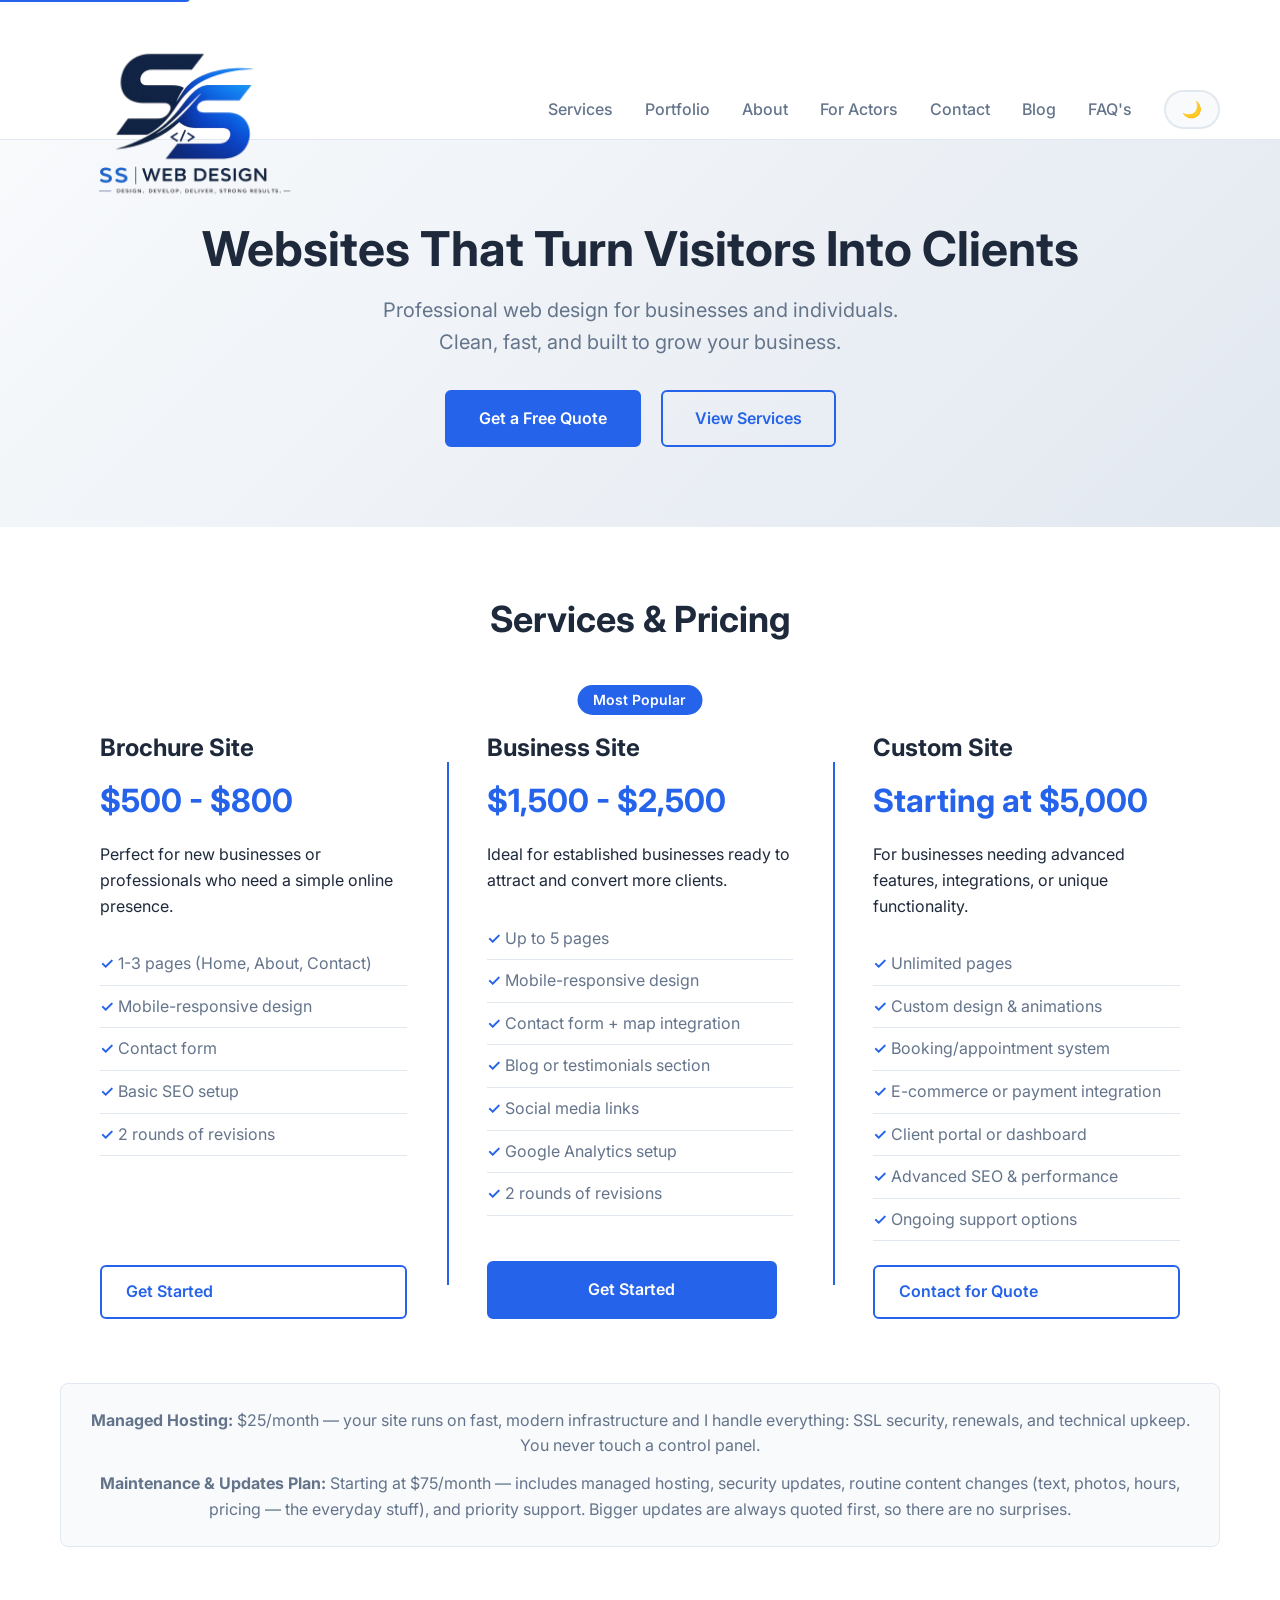
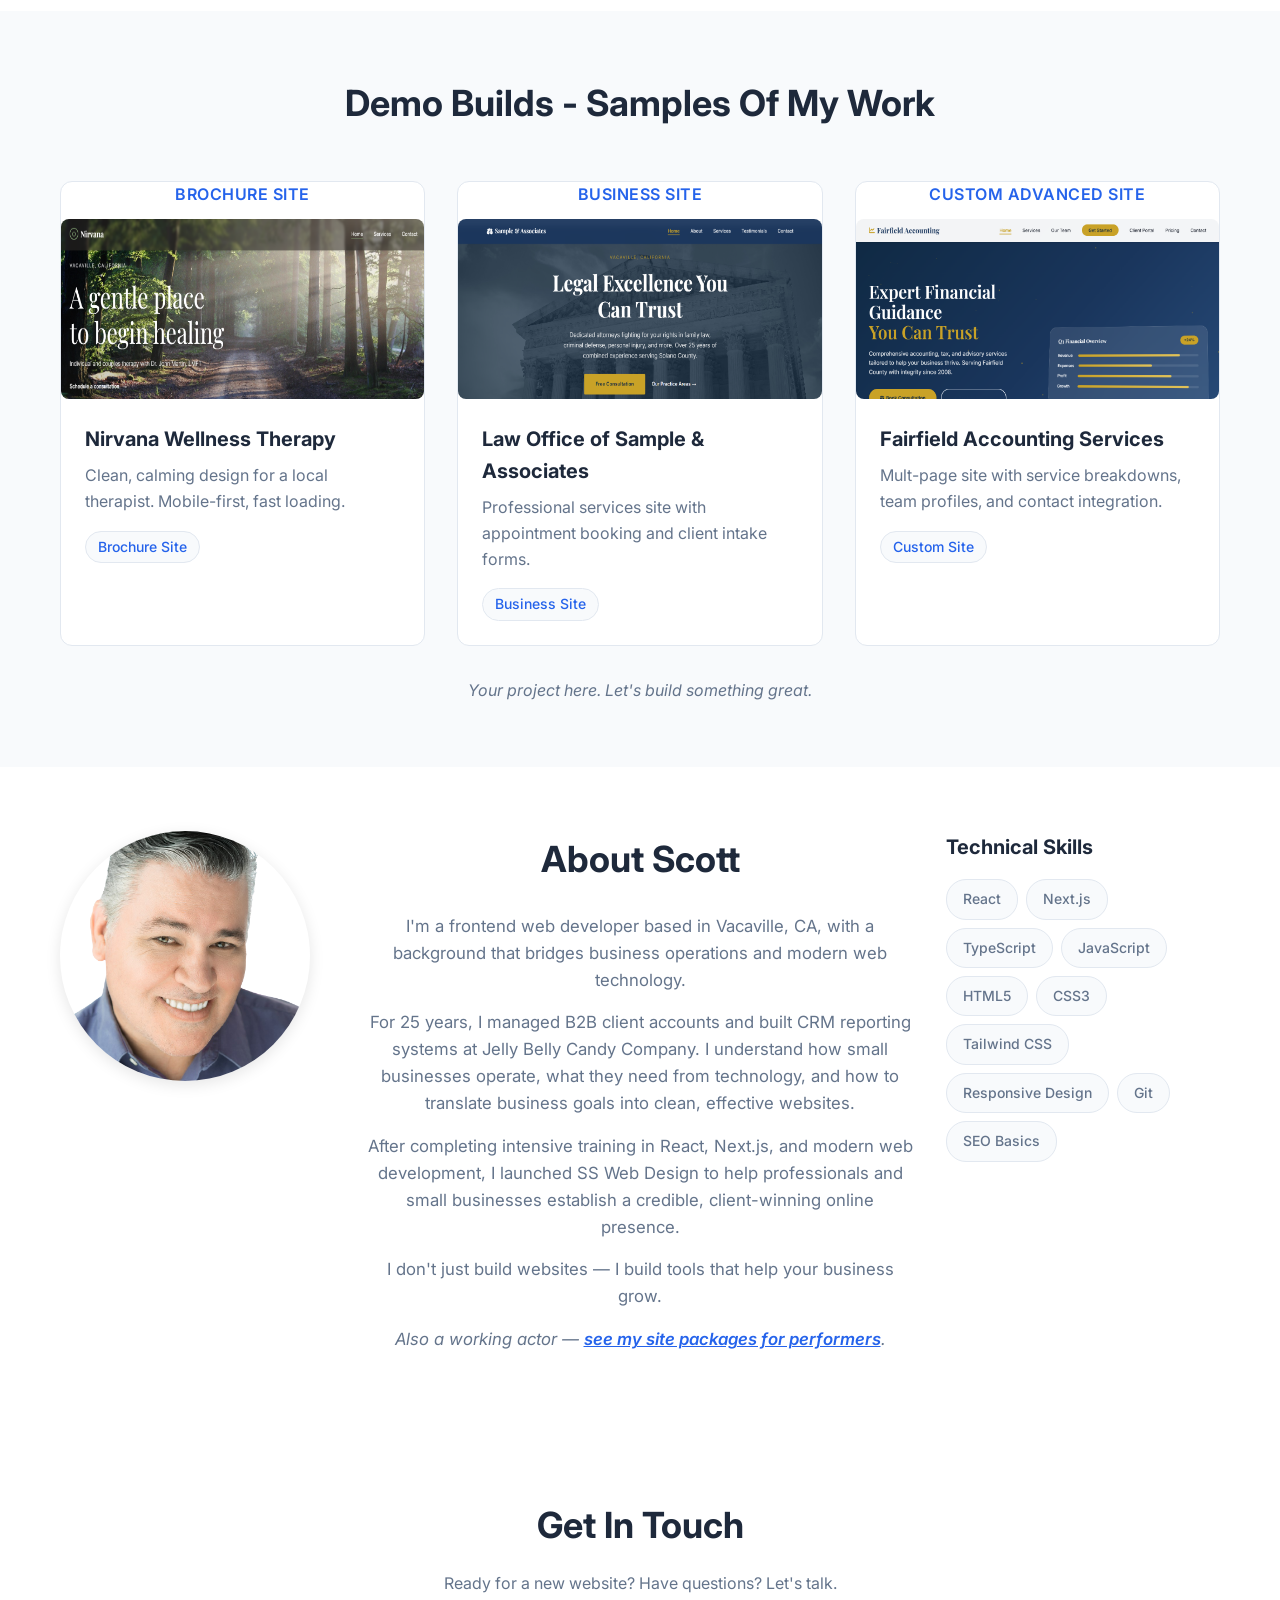
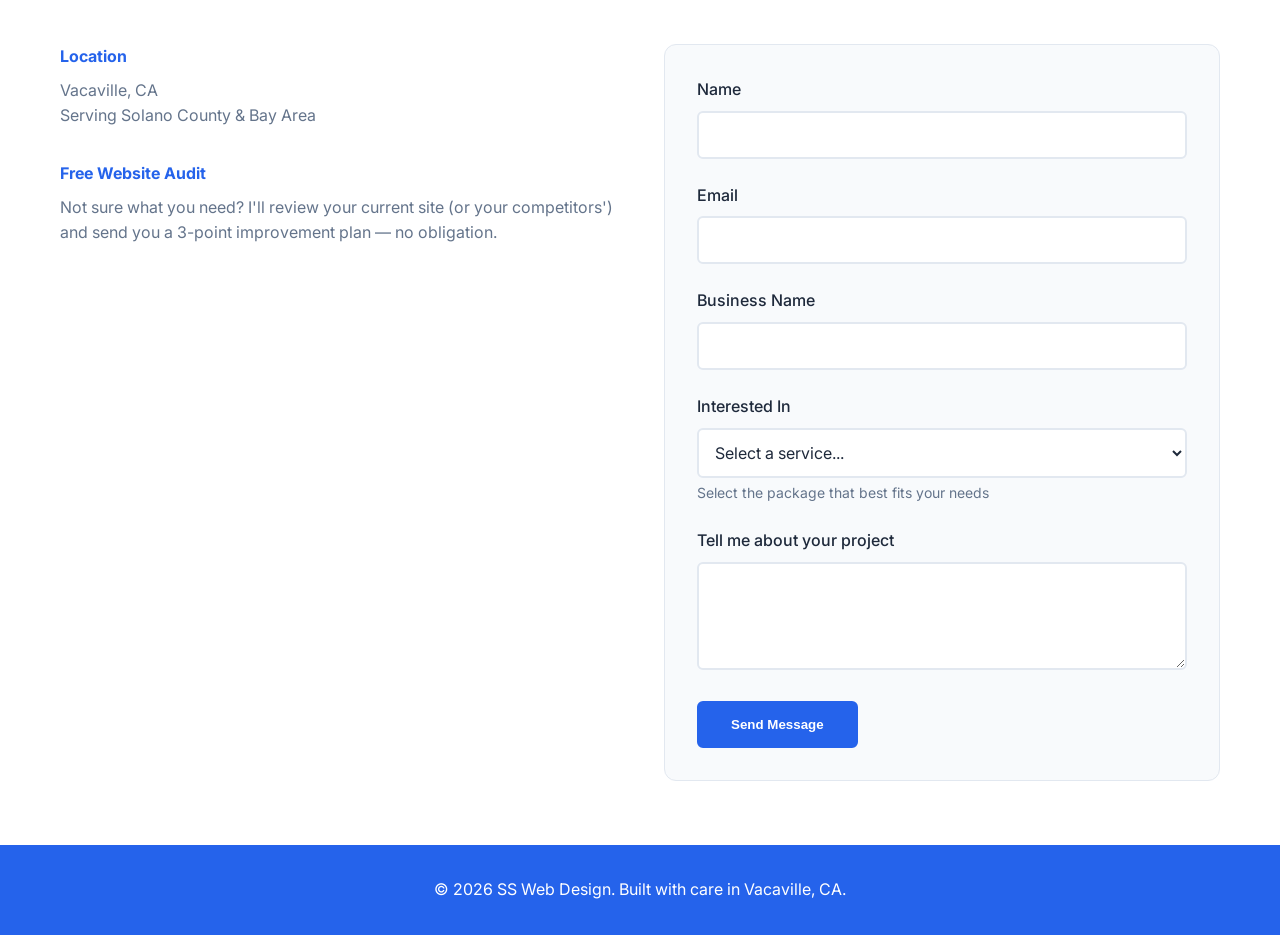
<file: index.html>
<!doctype html>
<html lang="en" data-theme="light">
  <head>
      <meta charset="UTF-8" />
      <meta name="viewport" content="width=device-width, initial-scale=1.0" />
      <title>SS Web Design | Professional Websites for Local Businesses</title>

      <!-- Favicon links -->
      <link
        rel="apple-touch-icon"
        sizes="57x57"
        href="assets/apple-icon-57x57.png"
      />
      <link
        rel="apple-touch-icon"
        sizes="60x60"
        href="assets/apple-icon-60x60.png"
      />
      <link
        rel="apple-touch-icon"
        sizes="72x72"
        href="assets/apple-icon-72x72.png"
      />
      <link
        rel="apple-touch-icon"
        sizes="76x76"
        href="assets/apple-icon-76x76.png"
      />
      <link
        rel="apple-touch-icon"
        sizes="114x114"
        href="assets/apple-icon-114x114.png"
      />
      <link
        rel="apple-touch-icon"
        sizes="120x120"
        href="assets/apple-icon-120x120.png"
      />
      <link
        rel="apple-touch-icon"
        sizes="144x144"
        href="assets/apple-icon-144x144.png"
      />
      <link
        rel="apple-touch-icon"
        sizes="152x152"
        href="assets/apple-icon-152x152.png"
      />
      <link
        rel="apple-touch-icon"
        sizes="180x180"
        href="assets/apple-icon-180x180.png"
      />
      <link
        rel="icon"
        type="image/png"
        sizes="192x192"
        href="assets/android-icon-192x192.png"
      />
      <link
        rel="icon"
        type="image/png"
        sizes="32x32"
        href="assets/favicon-32x32.png"
      />
      <link
        rel="icon"
        type="image/png"
        sizes="96x96"
        href="assets/favicon-96x96.png"
      />
      <link
        rel="icon"
        type="image/png"
        sizes="16x16"
        href="assets/favicon-16x16.png"
      />
      <link rel="manifest" href="assets/manifest.json" />
      <meta name="msapplication-TileColor" content="#ffffff" />
      <meta
        name="msapplication-TileImage"
        content="assets/ms-icon-144x144.png"
      />
      <meta name="theme-color" content="#ffffff" />

      <link rel="stylesheet" href="styles.css" />
      <link
        href="https://fonts.googleapis.com/css2?family=Inter:wght@400;500;600;700&display=swap"
        rel="stylesheet"
      />
  </head>
  <body>
    <a href="#main-content" class="skip-link">Skip to main content</a>
    <!-- Navigation -->
    <nav class="navbar">
      <div class="container">
        <a href="#" class="logo">
          <img
            src="assets/SSWebDesignLogoTransparent.png"
            alt="SS Web Design logo"
            class="logo-img logo-light"
          />
          <img
            src="assets/SSWebDesignLogo.png"
            alt="SS Web Design logo"
            class="logo-img logo-dark"
          />
          <span class="logo-text">SS Web Design</span>
        </a>

        <!-- Hamburger button -->
        <button
          class="hamburger"
          id="hamburger"
          aria-label="Open navigation menu"
          aria-expanded="false"
        >
          <span class="bar"></span>
          <span class="bar"></span>
          <span class="bar"></span>
        </button>

        <ul class="nav-links" id="nav-links">
          <li><a href="#services">Services</a></li>
          <li><a href="#portfolio">Portfolio</a></li>
          <li><a href="#about">About</a></li>
          <li><a href="actors.html">For Actors</a></li>
          <li><a href="#contact">Contact</a></li>
          <li><a href="blog.html">Blog</a></li>
          <li><a href="faqs.html">FAQ's</a></li>

          <li>
            <button
              class="theme-toggle"
              id="theme-toggle"
              aria-label="Toggle between light and dark color theme"
              aria-pressed="false"
            >
              🌙
            </button>
          </li>
        </ul>
      </div>
    </nav>

    <!-- Hero Section -->
    <section id="main-content" class="hero">
      <div class="container">
        <h1>Websites That Turn Visitors Into Clients</h1>
        <p class="hero-subtitle">
          Professional web design for businesses and individuals. <br />Clean,
          fast, and built to grow your business.
        </p>
        <a href="#contact" class="btn-primary">Get a Free Quote</a>
        <a href="#services" class="btn-secondary">View Services</a>
      </div>
    </section>

    <!-- Services Section -->
    <section id="services" class="services">
      <div class="container">
        <h2>Services & Pricing</h2>
        <div class="services-grid">
          <div class="service-card">
            <h3>Brochure Site</h3>
            <div class="price">$500 - $800</div>
            <p>
              Perfect for new businesses or professionals who need a simple
              online presence.
            </p>
            <ul>
              <li>1-3 pages (Home, About, Contact)</li>
              <li>Mobile-responsive design</li>
              <li>Contact form</li>
              <li>Basic SEO setup</li>
              <li>2 rounds of revisions</li>
            </ul>
            <a href="#contact" class="btn-outline">Get Started</a>
          </div>

          <div class="service-card featured">
            <div class="badge">Most Popular</div>
            <h3>Business Site</h3>
            <div class="price">$1,500 - $2,500</div>
            <p>
              Ideal for established businesses ready to attract and convert more
              clients.
            </p>
            <ul>
              <li>Up to 5 pages</li>
              <li>Mobile-responsive design</li>
              <li>Contact form + map integration</li>
              <li>Blog or testimonials section</li>
              <li>Social media links</li>
              <li>Google Analytics setup</li>
              <li>2 rounds of revisions</li>
            </ul>
            <a href="#contact" class="btn-primary">Get Started</a>
          </div>

          <div class="service-card">
            <h3>Custom Site</h3>
            <div class="price">Starting at $5,000</div>
            <p>
              For businesses needing advanced features, integrations, or unique
              functionality.
            </p>
            <ul>
              <li>Unlimited pages</li>
              <li>Custom design & animations</li>
              <li>Booking/appointment system</li>
              <li>E-commerce or payment integration</li>
              <li>Client portal or dashboard</li>
              <li>Advanced SEO & performance</li>
              <li>Ongoing support options</li>
            </ul>
            <a href="#contact" class="btn-outline">Contact for Quote</a>
          </div>
        </div>

                <div class="maintenance-note">
          <p style="margin-bottom: 0.75rem;">
            <strong>Managed Hosting:</strong> $25/month — your site runs on fast, modern infrastructure and I handle everything: SSL security, renewals, and technical upkeep. You never touch a control panel.
          </p>
          <p>
            <strong>Maintenance & Updates Plan:</strong> Starting at $75/month — includes managed hosting, security updates, routine content changes (text, photos, hours, pricing — the everyday stuff), and priority support. Bigger updates are always quoted first, so there are no surprises.
          </p>
        </div>
      </div>
    </section>

   <!-- Portfolio Section -->
    <section id="portfolio" class="portfolio">
      <div class="container">
        <h2>Demo Builds - Samples Of My Work</h2>
        <div class="portfolio-grid">
          <div class="portfolio-item">
            <h4 class="portfolio-package-title">Brochure Site</h4>
            <div class="portfolio-image-wrapper">
              <a
                href="https://nirvana-wellness-therapy.vercel.app"
                target="_blank"
                rel="noopener"
              >
                <img
                  src="./assets/nirvana-preview.png"
                  alt="Nirvana Wellness Therapy website preview"
                  class="portfolio-image"
                />
              </a>
            </div>
            <h3>Nirvana Wellness Therapy</h3>
            <p>
              Clean, calming design for a local therapist. Mobile-first, fast
              loading.
            </p>
            <a
              href="https://nirvana-wellness-therapy.vercel.app"
              target="_blank"
              rel="noopener"
              class="tag"
              >Brochure Site</a
            >
          </div>

          <div class="portfolio-item">
            <h4 class="portfolio-package-title">Business Site</h4>
            <div class="portfolio-image-wrapper">
              <a
                href="https://law-office-sample.vercel.app/"
                target="_blank"
                rel="noopener"
              >
                <img
                  src="./assets/sample-associates_preview.png"
                  alt="Sample and Associates website preview"
                  class="portfolio-image"
                />
              </a>
            </div>
            <h3>Law Office of Sample & Associates</h3>
            <p>
              Professional services site with appointment booking and client
              intake forms.
            </p>
            <a
              href="https://law-office-sample.vercel.app/"
              target="_blank"
              rel="noopener"
              class="tag"
              >Business Site</a
            >
          </div>

          <div class="portfolio-item">
            <h4 class="portfolio-package-title">Custom Advanced Site</h4>
            <div class="portfolio-image-wrapper">
              <a
                href="https://fairfield-accounting.vercel.app"
                target="_blank"
                rel="noopener"
              >
                <img
                  src="./assets/fairfieldaccountingpreview.png"
                  alt="Fairfield Accounting Services website preview"
                  class="portfolio-image"
                />
              </a>
            </div>
            <h3>Fairfield Accounting Services</h3>
            <p>
              Mult-page site with service breakdowns, team profiles, and contact
              integration.
            </p>
            <a
              href="https://fairfield-accounting.vercel.app/"
              target="_blank"
              rel="noopener"
              class="tag"
              >Custom Site</a
            >
          </div>
        </div>
        <p class="portfolio-note">
          Your project here. Let's build something great.
        </p>
      </div>
    </section>     

    <!-- About Section -->
    <section id="about" class="about">
      <div class="container">
        <div class="about-content">
          <div class="about-image">
            <img
              src="assets/mescott2.png"
              alt="Scott Slagle, web developer based in Vacaville, CA"
            />
          </div>
          <div class="about-text">
            <h2>About Scott</h2>
            <p>
              I'm a frontend web developer based in Vacaville, CA, with a
              background that bridges business operations and modern web
              technology.
            </p>
            <p>
              For 25 years, I managed B2B client accounts and built CRM
              reporting systems at Jelly Belly Candy Company. I understand how
              small businesses operate, what they need from technology, and how
              to translate business goals into clean, effective websites.
            </p>
            <p>
              After completing intensive training in React, Next.js, and modern
              web development, I launched SS Web Design to help professionals
              and small businesses establish a credible, client-winning online
              presence.
            </p>
            <p>
              I don't just build websites — I build tools that help your
              business grow.
            </p>
            <p class="about-note">
              <em>Also a working actor — <a href="actors.html">see my site packages for performers</a>.</em>
            </p>
          </div>
          <div class="about-skills">
            <h3>Technical Skills</h3>
            <div class="skill-tags">
              <span>React</span>
              <span>Next.js</span>
              <span>TypeScript</span>
              <span>JavaScript</span>
              <span>HTML5</span>
              <span>CSS3</span>
              <span>Tailwind CSS</span>
              <span>Responsive Design</span>
              <span>Git</span>
              <span>SEO Basics</span>
            </div>
          </div>
        </div>
      </div>
    </section>


    <!-- Testimonials
    <section class="testimonials">
      <div class="container">
        <h2>What Clients Say</h2>
        <div class="testimonial-grid">
          <div class="testimonial-card placeholder-card">
            <p>
              "Scott built exactly what we needed — a professional site that
              brings in new clients. The process was smooth and the result
              speaks for itself."
            </p>
            <div class="client-name">— Your Name Here</div>
            <div class="client-business">Your Business, Vacaville</div>
          </div>
          <div class="testimonial-card placeholder-card">
            <p>
              "Fast, responsive, and genuinely cares about helping small
              businesses succeed. Highly recommend."
            </p>
            <div class="client-name">— Your Name Here</div>
            <div class="client-business">Your Business, Fairfield</div>
          </div>
        </div>
      </div>
    </section> -->

    <!-- Contact Section -->
    <section id="contact" class="contact">
      <div class="container">
        <h2>Get In Touch</h2>
        <p class="contact-intro">
          Ready for a new website? Have questions? Let's talk.
        </p>

        <div class="contact-grid">
          <div class="contact-info">
            <div class="info-item">
              <h4>Location</h4>
              <p>Vacaville, CA<br />Serving Solano County & Bay Area</p>
            </div>
            <div class="info-item">
              <h4>Free Website Audit</h4>
              <p>
                Not sure what you need? I'll review your current site (or your
                competitors') and send you a 3-point improvement plan — no
                obligation.
              </p>
            </div>
          </div>

          <form class="contact-form" id="contact-form">
            <div class="form-group">
              <label for="name">Name</label>
              <input
                type="text"
                id="name"
                name="name"
                required
                aria-required="true"
              />
            </div>
            <div class="form-group">
              <label for="email">Email</label>
              <input
                type="email"
                id="email"
                name="email"
                required
                aria-required="true"
              />
            </div>
            <div class="form-group">
              <label for="business">Business Name</label>
              <input type="text" id="business" name="business" />
            </div>
            <div class="form-group">
              <label for="service">Interested In</label>
              <select
                id="service"
                name="service"
                aria-describedby="service-help"
              >
                <option value="">Select a service...</option>
                <option value="brochure">Brochure Site ($500-$800)</option>
                <option value="business">Business Site ($1,500-$2,500)</option>
                <option value="custom">Custom Site ($5,000+)</option>                
                <option value="actor">Actor Website ($200)</option>
                <option value="hosting">Managed Hosting ($25/month)</option>
                <option value="maintenance">Maintenance & Updates Plan ($75/month)</option>
                <option value="other">Something Else</option>
              </select>
              <small id="service-help" class="form-help"
                >Select the package that best fits your needs</small
              >
            </div>
            <div class="form-group">
              <label for="message">Tell me about your project</label>
              <textarea id="message" name="message" rows="4"></textarea>
            </div>
            <button type="submit" class="btn-primary">Send Message</button>
          </form>
        </div>

        <!-- Popup overlay -->
        <div class="popup-overlay" id="popup-overlay" style="display: none">
          <div class="popup-box">
            <h3>Thanks!</h3>
            <p>
              Your message has been sent successfully. We'll get back to you
              soon.
            </p>
            <button class="btn-primary" id="popup-close">Got it</button>
          </div>
        </div>
      </div>
    </section>

    <!-- Footer -->
    <footer class="footer">
      <div class="container">
        <p>&copy; 2026 SS Web Design. Built with care in Vacaville, CA.</p>
      </div>
    </footer>

    <script src="script.js"></script>
  </body>
</html>
</file>
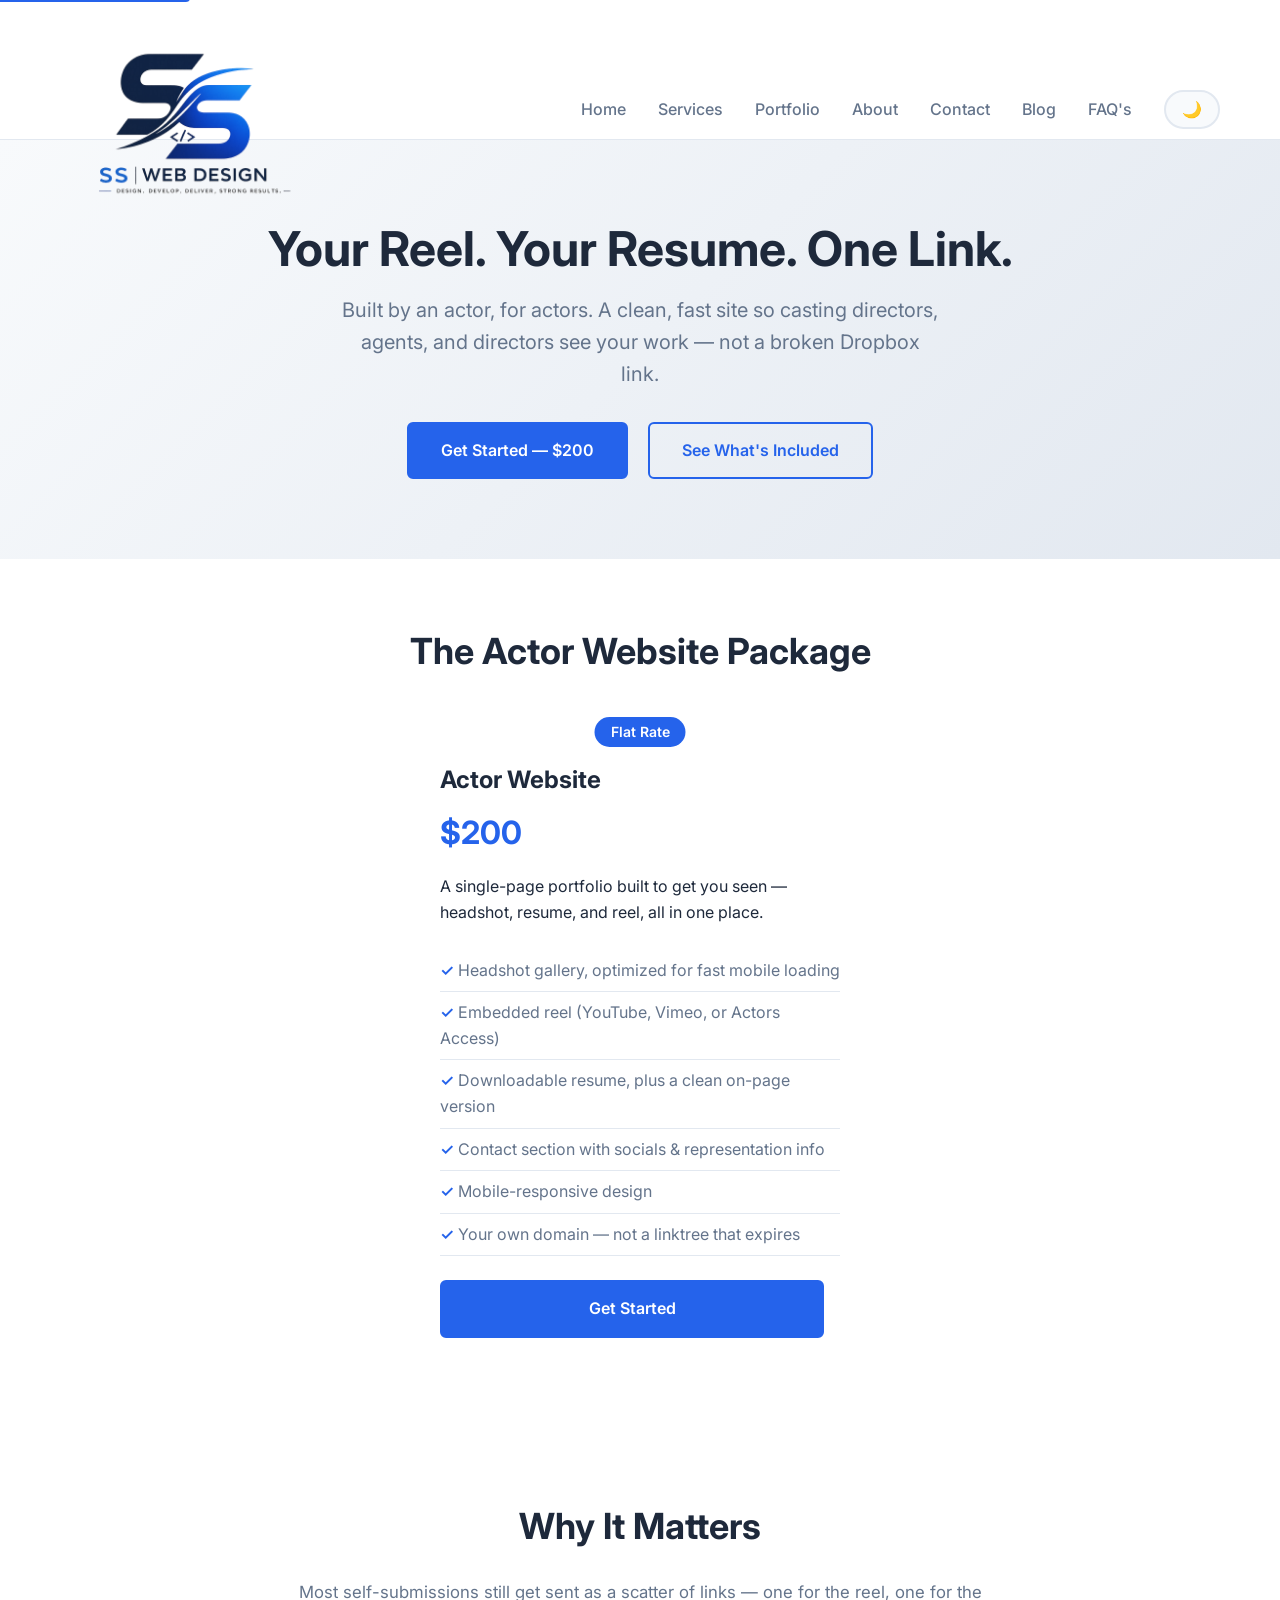
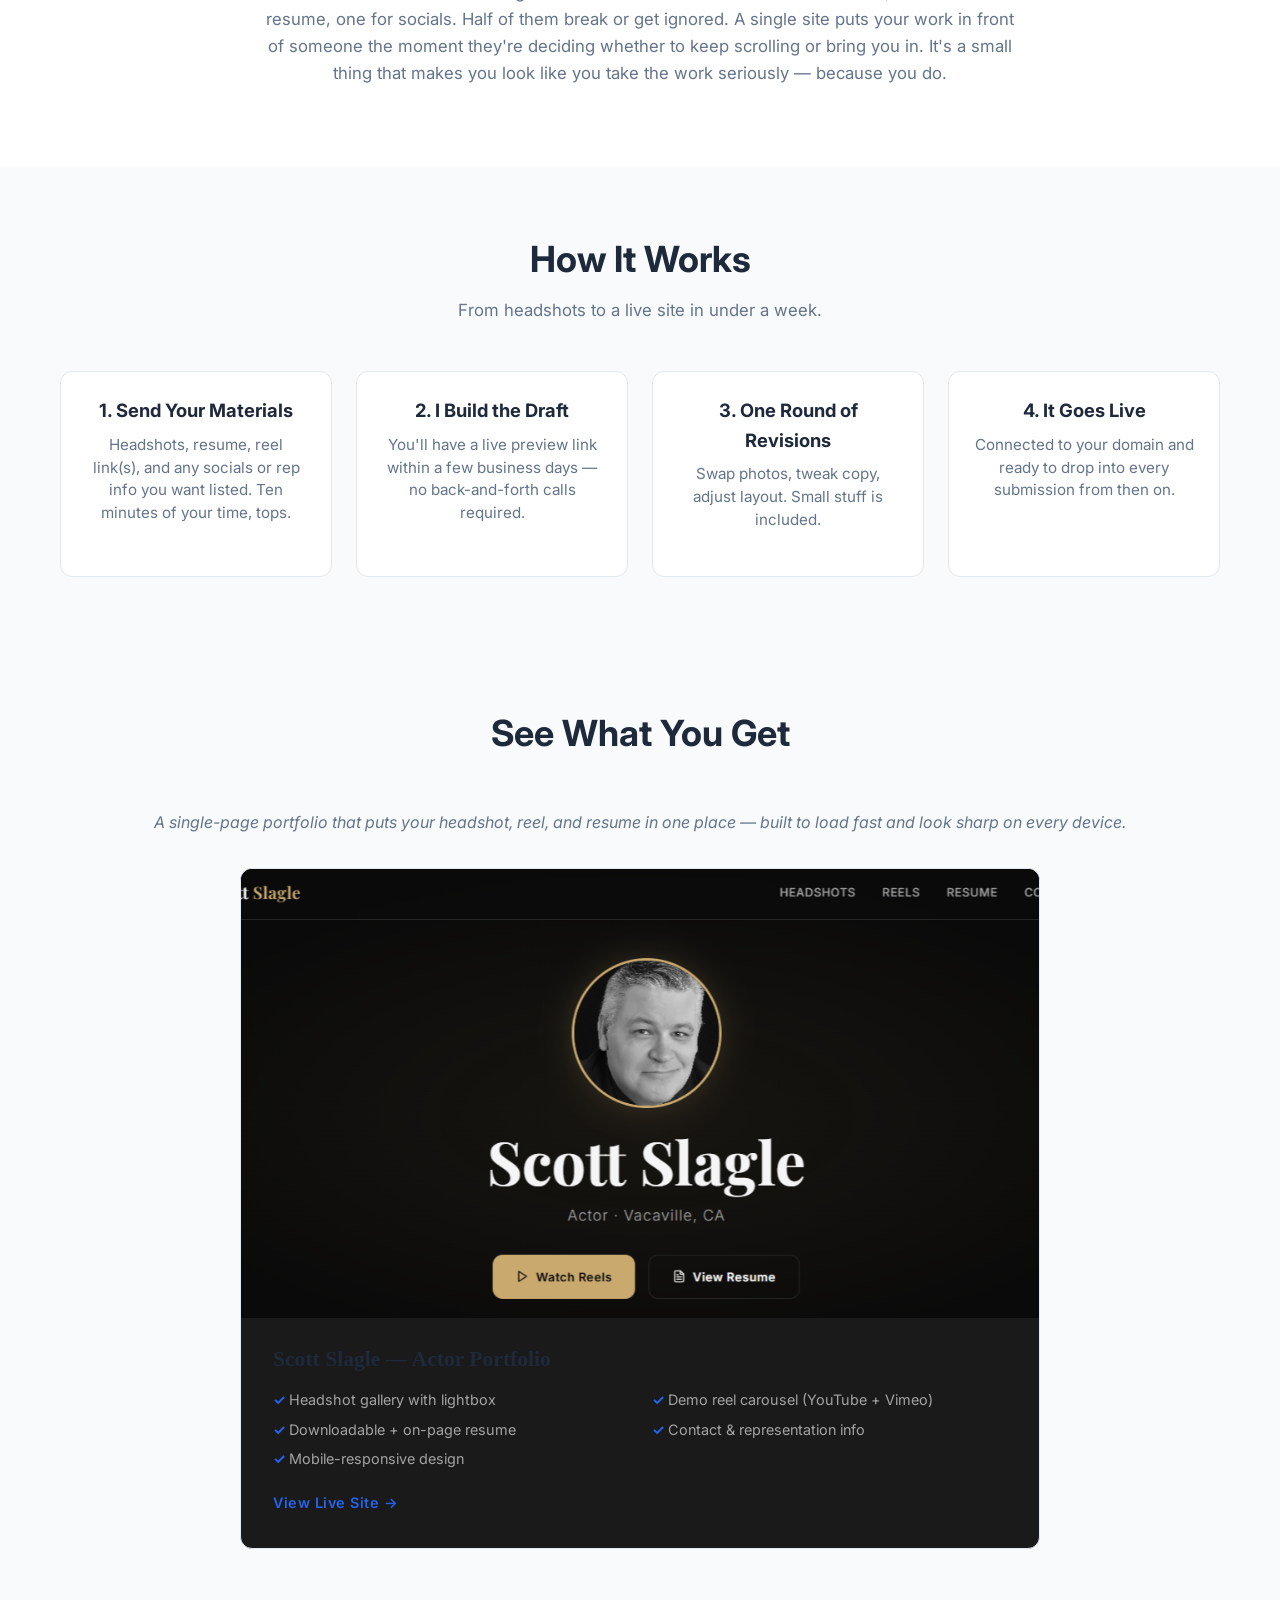
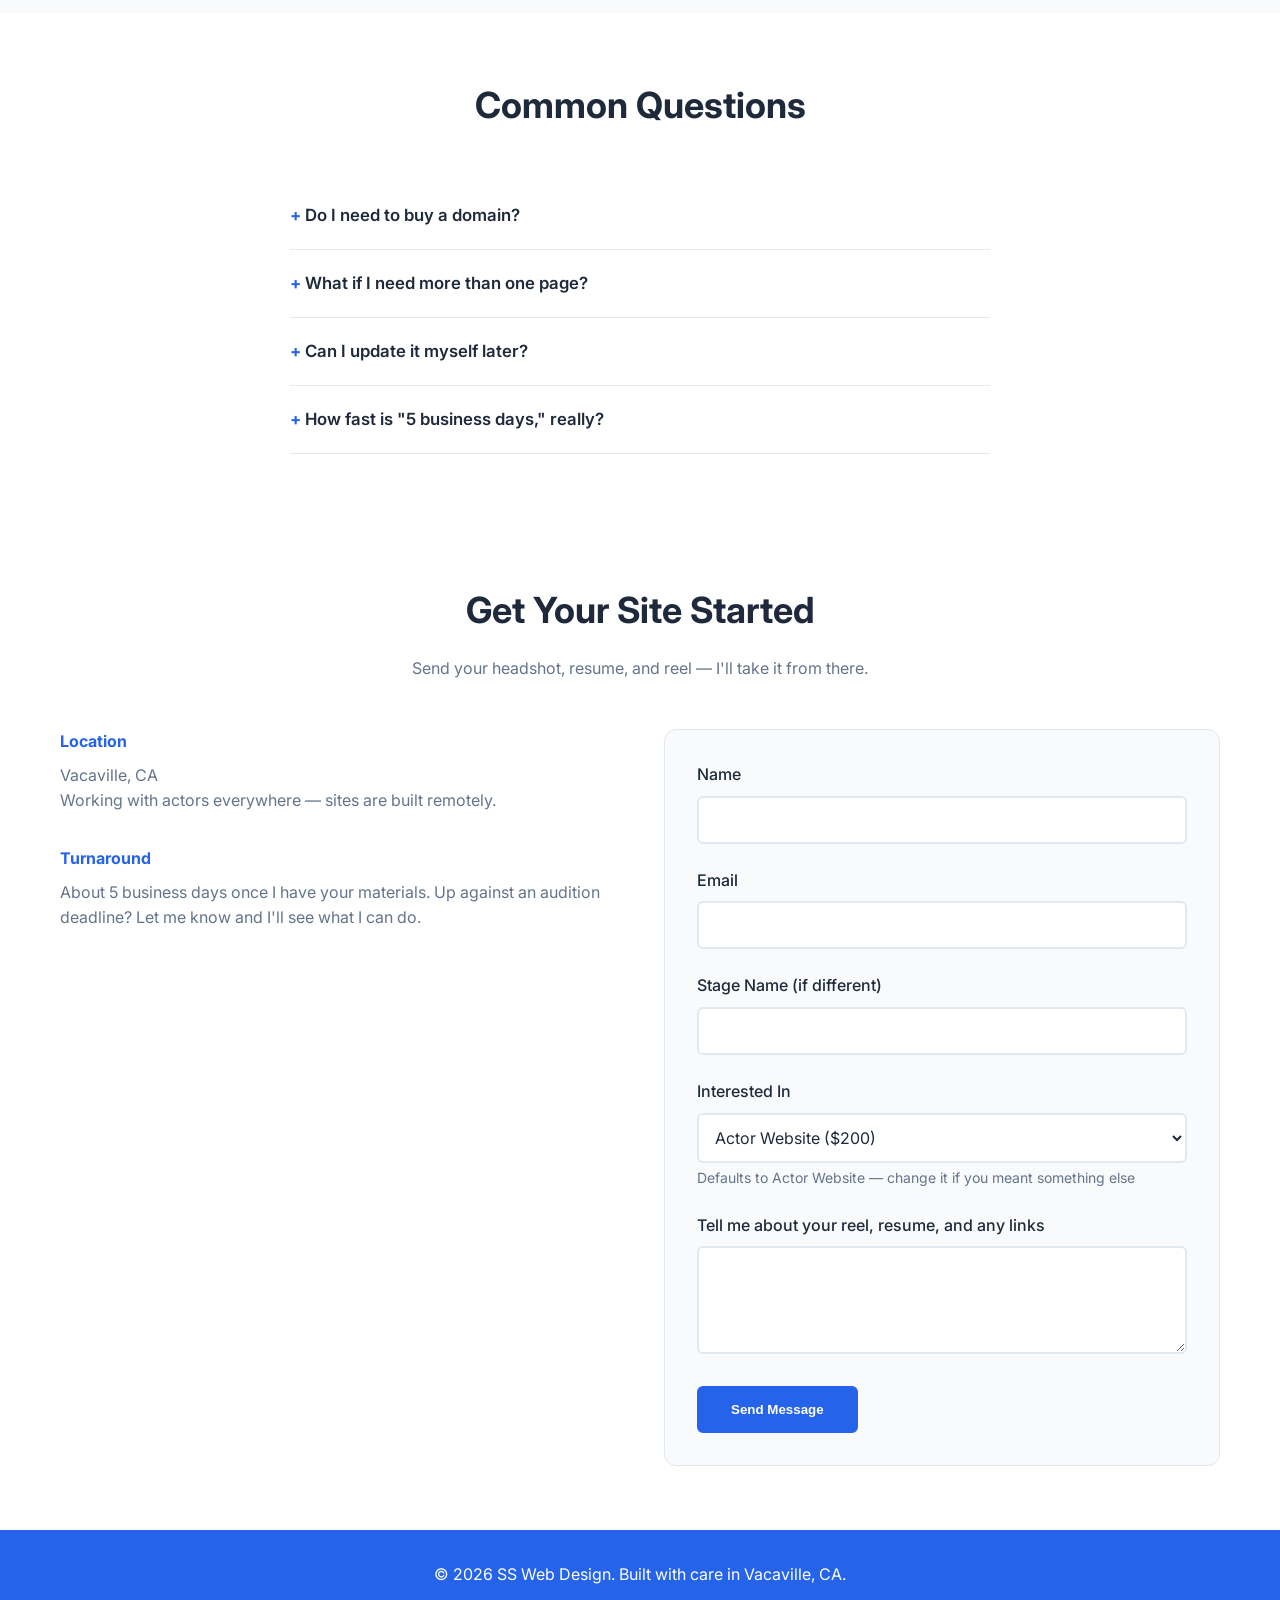
<file: actors.html>
<!doctype html>
<html lang="en" data-theme="light">
  <head>
      <meta charset="UTF-8" />
      <meta name="viewport" content="width=device-width, initial-scale=1.0" />
      <title>Actor Websites | SS Web Design</title>

      <!-- Favicon links -->
      <link rel="apple-touch-icon" sizes="57x57" href="assets/apple-icon-57x57.png" />
      <link rel="apple-touch-icon" sizes="60x60" href="assets/apple-icon-60x60.png" />
      <link rel="apple-touch-icon" sizes="72x72" href="assets/apple-icon-72x72.png" />
      <link rel="apple-touch-icon" sizes="76x76" href="assets/apple-icon-76x76.png" />
      <link rel="apple-touch-icon" sizes="114x114" href="assets/apple-icon-114x114.png" />
      <link rel="apple-touch-icon" sizes="120x120" href="assets/apple-icon-120x120.png" />
      <link rel="apple-touch-icon" sizes="144x144" href="assets/apple-icon-144x144.png" />
      <link rel="apple-touch-icon" sizes="152x152" href="assets/apple-icon-152x152.png" />
      <link rel="apple-touch-icon" sizes="180x180" href="assets/apple-icon-180x180.png" />
      <link rel="icon" type="image/png" sizes="192x192" href="assets/android-icon-192x192.png" />
      <link rel="icon" type="image/png" sizes="32x32" href="assets/favicon-32x32.png" />
      <link rel="icon" type="image/png" sizes="96x96" href="assets/favicon-96x96.png" />
      <link rel="icon" type="image/png" sizes="16x16" href="assets/favicon-16x16.png" />
      <link rel="manifest" href="assets/manifest.json" />
      <meta name="msapplication-TileColor" content="#ffffff" />
      <meta name="msapplication-TileImage" content="assets/ms-icon-144x144.png" />
      <meta name="theme-color" content="#ffffff" />

      <link rel="stylesheet" href="styles.css" />
      <link
        href="https://fonts.googleapis.com/css2?family=Inter:wght@400;500;600;700&display=swap"
        rel="stylesheet"
      />
  </head>
  <body>
    <a href="#main-content" class="skip-link">Skip to main content</a>
    <!-- Navigation -->
    <nav class="navbar">
      <div class="container">
        <a href="index.html" class="logo">
          <img
            src="assets/SSWebDesignLogoTransparent.png"
            alt="SS Web Design logo"
            class="logo-img logo-light"
          />
          <img
            src="assets/SSWebDesignLogo.png"
            alt="SS Web Design logo"
            class="logo-img logo-dark"
          />
          <span class="logo-text">SS Web Design</span>
        </a>

        <button
          class="hamburger"
          id="hamburger"
          aria-label="Open navigation menu"
          aria-expanded="false"
        >
          <span class="bar"></span>
          <span class="bar"></span>
          <span class="bar"></span>
        </button>

        <ul class="nav-links" id="nav-links">
          <li><a href="index.html">Home</a></li>
          <li><a href="index.html#services">Services</a></li>
          <li><a href="index.html#portfolio">Portfolio</a></li>
          <li><a href="index.html#about">About</a></li>
          <li><a href="#contact">Contact</a></li>
          <li><a href="blog.html">Blog</a></li>
          <li><a href="faqs.html">FAQ's</a></li>

          <li>
            <button
              class="theme-toggle"
              id="theme-toggle"
              aria-label="Toggle between light and dark color theme"
              aria-pressed="false"
            >
              🌙
            </button>
          </li>
        </ul>
      </div>
    </nav>

    <!-- Hero -->
    <section id="main-content" class="hero">
      <div class="container">
        <h1>Your Reel. Your Resume. One Link.</h1>
        <p class="hero-subtitle">
          Built by an actor, for actors. A clean, fast site so casting
          directors, agents, and directors see your work — not a broken
          Dropbox link.
        </p>
        <a href="#contact" class="btn-primary">Get Started — $200</a>
        <a href="#package" class="btn-secondary">See What's Included</a>
      </div>
    </section>

    <!-- Package -->
    <section id="package" class="services">
      <div class="container">
        <h2>The Actor Website Package</h2>
        <div class="services-grid actor-package-grid">
          <div class="service-card featured">
            <div class="badge">Flat Rate</div>
            <h3>Actor Website</h3>
            <div class="price">$200</div>
            <p>
              A single-page portfolio built to get you seen — headshot,
              resume, and reel, all in one place.
            </p>
            <ul>
              <li>Headshot gallery, optimized for fast mobile loading</li>
              <li>Embedded reel (YouTube, Vimeo, or Actors Access)</li>
              <li>Downloadable resume, plus a clean on-page version</li>
              <li>Contact section with socials & representation info</li>
              <li>Mobile-responsive design</li>
              <li>Your own domain — not a linktree that expires</li>
            </ul>
            <a href="#contact" class="btn-primary">Get Started</a>
          </div>
        </div>
      </div>
    </section>

    <!-- Why it matters -->
    <section class="about">
      <div class="container">
        <div class="about-text" style="max-width: 750px;">
          <h2>Why It Matters</h2>
          <p>
            Most self-submissions still get sent as a scatter of links — one
            for the reel, one for the resume, one for socials. Half of them
            break or get ignored. A single site puts your work in front of
            someone the moment they're deciding whether to keep scrolling or
            bring you in. It's a small thing that makes you look like you take the work
            seriously — because you do.
          </p>
        </div>
      </div>
    </section>

    <!-- Process -->
    <section class="addons">
      <div class="container">
        <h2>How It Works</h2>
        <p class="addons-intro">From headshots to a live site in under a week.</p>
        <div class="addons-grid">
          <div class="addon-card">
            <h3>1. Send Your Materials</h3>
            <p>
              Headshots, resume, reel link(s), and any socials or rep info
              you want listed. Ten minutes of your time, tops.
            </p>
          </div>
          <div class="addon-card">
            <h3>2. I Build the Draft</h3>
            <p>
              You'll have a live preview link within a few business days —
              no back-and-forth calls required.
            </p>
          </div>
          <div class="addon-card">
            <h3>3. One Round of Revisions</h3>
            <p>
              Swap photos, tweak copy, adjust layout. Small stuff is
              included.
            </p>
          </div>
          <div class="addon-card">
            <h3>4. It Goes Live</h3>
            <p>
              Connected to your domain and ready to drop into every
              submission from then on.
            </p>
          </div>
        </div>
      </div>
    </section>

   <!-- PORTFOLIO --> 
    <!-- Live Portfolio Example -->
<section class="portfolio">
  <div class="container">
    <h2>See What You Get</h2>
    <p class="portfolio-note">
      A single-page portfolio that puts your headshot, reel, and resume in one place — built to load fast and look sharp on every device.
    </p>

    <div class="portfolio-showcase">
      <a href="https://scott-slagle-acting.vercel.app" target="_blank" rel="noopener noreferrer" class="portfolio-card">
        <!-- TODO: Replace src with a screenshot of your acting site -->
        <div class="portfolio-thumb">
          <img 
            src="assets/acting-site-thumb.png" 
            alt="Scott Slagle Acting Portfolio — headshot gallery, demo reels, resume, and contact" 
            loading="lazy" 
          />
        </div>
        <div class="portfolio-info">
          <h3>Scott Slagle — Actor Portfolio</h3>
          <ul class="portfolio-features">
            <li>Headshot gallery with lightbox</li>
            <li>Demo reel carousel (YouTube + Vimeo)</li>
            <li>Downloadable + on-page resume</li>
            <li>Contact & representation info</li>
            <li>Mobile-responsive design</li>
          </ul>
          <span class="portfolio-link">View Live Site →</span>
        </div>
      </a>
    </div>
  </div>
</section>

    <!-- FAQ -->
    <section id="faq" class="services">
      <div class="container">
        <h2>Common Questions</h2>
        <div style="max-width: 700px; margin: 0 auto;">
          <details class="faq-item">
            <summary>Do I need to buy a domain?</summary>
            <p>
              Yes — a domain (yourname.com) runs about $12–20/year. I'll help
              you register it, or set things up on one you already own.
            </p>
          </details>
          <details class="faq-item">
            <summary>What if I need more than one page?</summary>
            <p>
              This package is priced for a single-page site. If you want a
              full multi-page site with a blog, press section, or booking
              form, that falls under the
              <a href="index.html#services">Brochure or Business tiers</a>
              instead — happy to talk through it.
            </p>
          </details>
          <details class="faq-item">
            <summary>Can I update it myself later?</summary>
            <p>
              Small text or link changes can be handled for you on request.
              If you want ongoing self-service updates or hosting handled
              entirely, ask about the
              <a href="index.html#services">Maintenance plan</a>.
            </p>
          </details>
          <details class="faq-item">
            <summary>How fast is "5 business days," really?</summary>
            <p>
              That's typical once I have your materials in hand. If you're
              up against an audition deadline, just say so — faster
              turnaround may be possible.
            </p>
          </details>
        </div>
      </div>
    </section>

    <!-- Contact -->
    <section id="contact" class="contact">
      <div class="container">
        <h2>Get Your Site Started</h2>
        <p class="contact-intro">
          Send your headshot, resume, and reel — I'll take it from there.
        </p>

        <div class="contact-grid">
          <div class="contact-info">
            <div class="info-item">
              <h4>Location</h4>
              <p>
                Vacaville, CA<br />Working with actors everywhere — sites are
                built remotely.
              </p>
            </div>
            <div class="info-item">
              <h4>Turnaround</h4>
              <p>
                About 5 business days once I have your materials. Up against
                an audition deadline? Let me know and I'll see what I can
                do.
              </p>
            </div>
          </div>

          <form class="contact-form" id="contact-form">
            <div class="form-group">
              <label for="name">Name</label>
              <input type="text" id="name" name="name" required aria-required="true" />
            </div>
            <div class="form-group">
              <label for="email">Email</label>
              <input type="email" id="email" name="email" required aria-required="true" />
            </div>
            <div class="form-group">
              <label for="business">Stage Name (if different)</label>
              <input type="text" id="business" name="business" />
            </div>
            <div class="form-group">
              <label for="service">Interested In</label>
              <select id="service" name="service" aria-describedby="service-help">
                <option value="actor" selected>Actor Website ($200)</option>
                <option value="brochure">Brochure Site ($500-$800)</option>
                <option value="business">Business Site ($1,500-$2,500)</option>
                <option value="custom">Custom Site ($5,000+)</option>
                <option value="hosting">Managed Hosting ($25/month)</option>
                <option value="maintenance">Maintenance & Updates Plan ($75/month)</option>
                <option value="other">Something Else</option>
              </select>
              <small id="service-help" class="form-help"
                >Defaults to Actor Website — change it if you meant something else</small
              >
            </div>
            <div class="form-group">
              <label for="message">Tell me about your reel, resume, and any links</label>
              <textarea id="message" name="message" rows="4"></textarea>
            </div>
            <button type="submit" class="btn-primary">Send Message</button>
          </form>
        </div>

        <!-- Popup overlay -->
        <div class="popup-overlay" id="popup-overlay" style="display: none">
          <div class="popup-box">
            <h3>Thanks!</h3>
            <p>
              Your message has been sent successfully. We'll get back to you
              soon.
            </p>
            <button class="btn-primary" id="popup-close">Got it</button>
          </div>
        </div>
      </div>
    </section>

    <!-- Footer -->
    <footer class="footer">
      <div class="container">
        <p>&copy; 2026 SS Web Design. Built with care in Vacaville, CA.</p>
      </div>
    </footer>

    <script src="script.js"></script>
  </body>
</html>
</file>
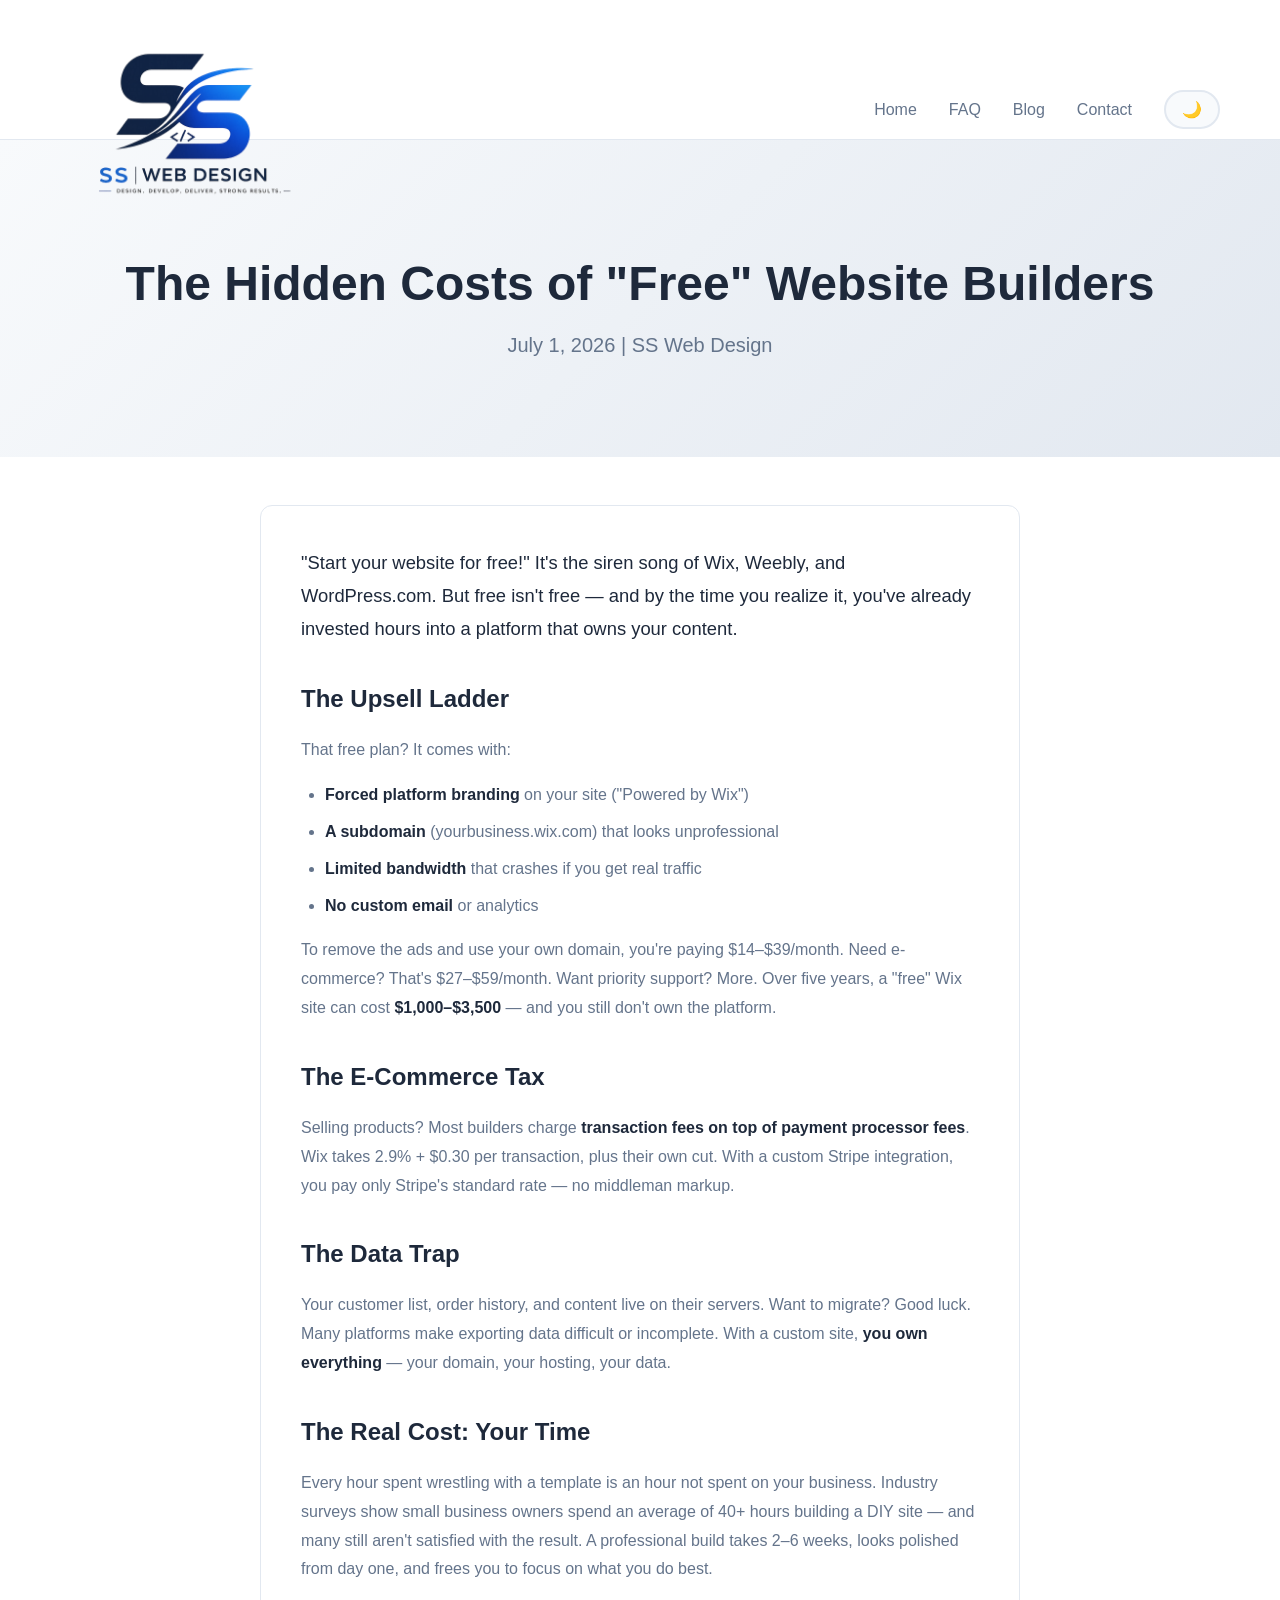
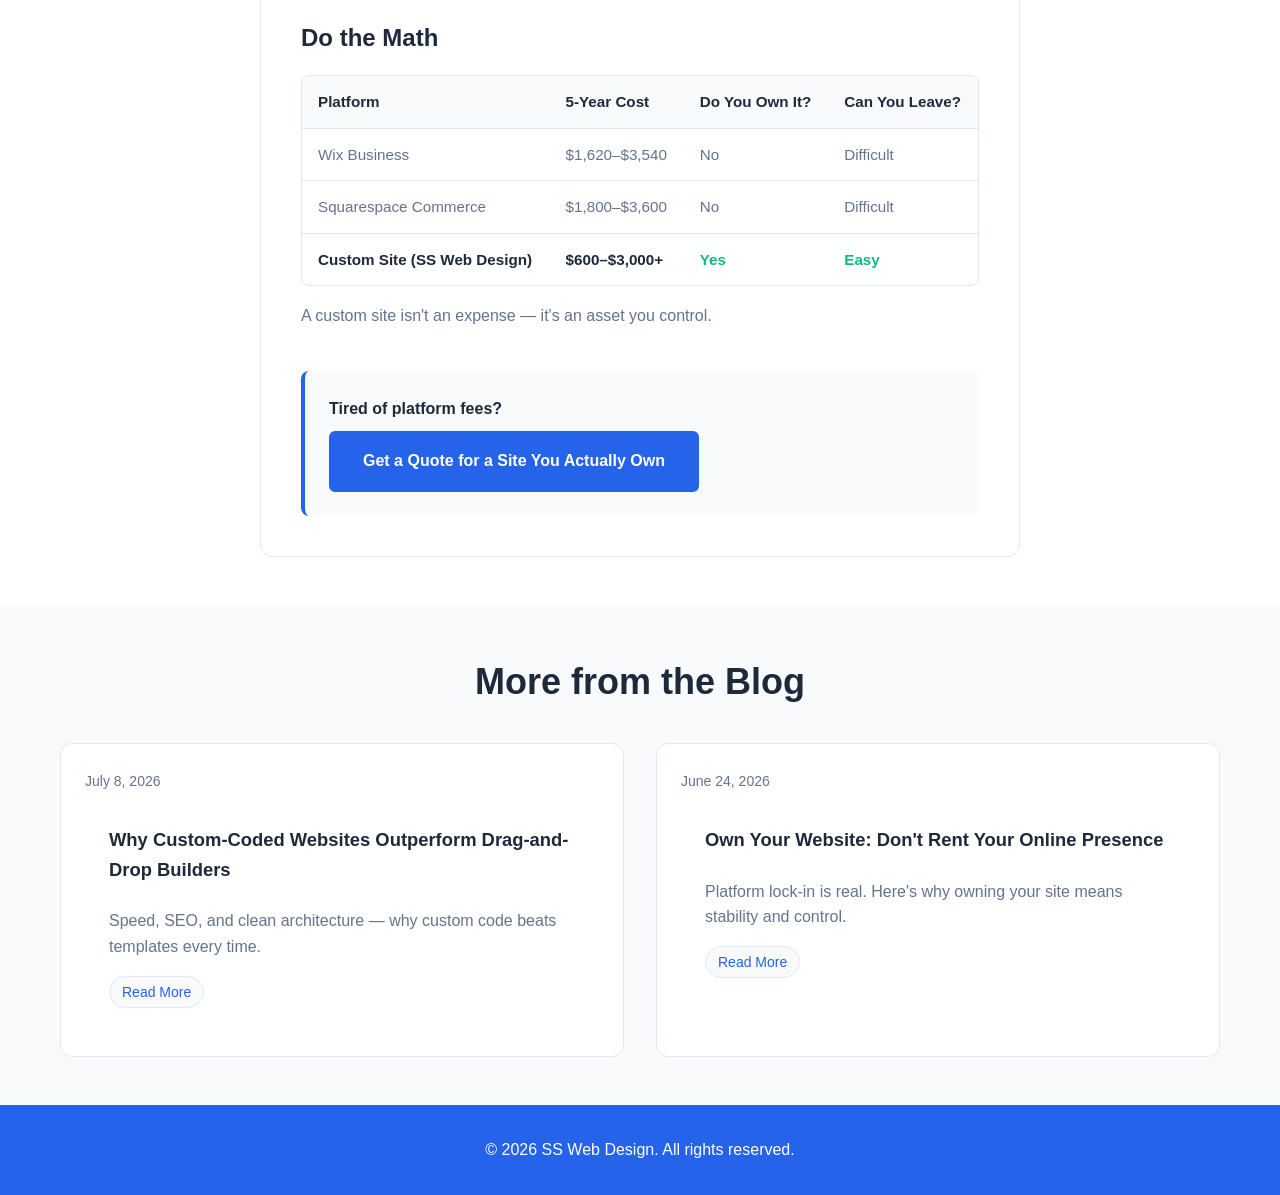
<file: blog-post-2.html>
<!DOCTYPE html>
<html lang="en">
<head>
  <meta charset="UTF-8">
  <meta name="viewport" content="width=device-width, initial-scale=1.0">
  <title>The Hidden Costs of "Free" Website Builders | SS Web Design Blog</title>
  <link rel="stylesheet" href="styles.css">
</head>
<body>

  <!-- Navigation -->
  <nav class="navbar" aria-label="Main navigation">
    <div class="container">
      <a href="index.html" class="logo" aria-label="SS Web Design Home">
        <img src="assets/SSWebDesignLogoTransparent.png" alt="SS Web Design Logo" class="logo-img logo-light">
        <img src="assets/SSWebDesignLogo.png" alt="SS Web Design Logo" class="logo-img logo-dark">
        <span class="logo-text">SS Web Design</span>
      </a>
      <button class="hamburger" id="hamburger" aria-label="Toggle menu" aria-expanded="false" aria-controls="nav-links">
        <span class="bar"></span>
        <span class="bar"></span>
        <span class="bar"></span>
      </button>
      <ul class="nav-links" id="nav-links" role="menubar">
        <li role="none"><a href="index.html" role="menuitem">Home</a></li>
        <li role="none"><a href="faqs.html" role="menuitem">FAQ</a></li>
        <li role="none"><a href="blog.html" role="menuitem">Blog</a></li>
        <li role="none"><a href="index.html#contact" role="menuitem">Contact</a></li>
        <li role="none"><button class="theme-toggle" id="theme-toggle" aria-label="Toggle dark mode">🌙</button></li>
      </ul>
    </div>
  </nav>

  <!-- Hero -->
  <section class="hero" style="padding: 4rem 0;">
    <div class="container"><br/><br/>
      <h1>The Hidden Costs of "Free" Website Builders</h1>
      <p class="hero-subtitle">July 1, 2026 | SS Web Design</p>
    </div>
  </section>

  <!-- Article Content -->
  <section class="about" style="padding: 3rem 0;">
    <div class="container" style="max-width: 800px;">
      <article style="background: var(--bg-card); border: 1px solid var(--border); border-radius: 12px; padding: 2.5rem; line-height: 1.8; color: var(--text-secondary);">

        <p style="font-size: 1.15rem; color: var(--text); margin-bottom: 1.5rem;">"Start your website for free!" It's the siren song of Wix, Weebly, and WordPress.com. But free isn't free — and by the time you realize it, you've already invested hours into a platform that owns your content.</p>

        <h2 style="color: var(--text); font-size: 1.5rem; margin: 2rem 0 1rem;">The Upsell Ladder</h2>
        <p>That free plan? It comes with:</p>
        <ul style="margin: 1rem 0 1rem 1.5rem; color: var(--text-secondary);">
          <li style="margin-bottom: 0.5rem;"><strong style="color: var(--text);">Forced platform branding</strong> on your site ("Powered by Wix")</li>
          <li style="margin-bottom: 0.5rem;"><strong style="color: var(--text);">A subdomain</strong> (yourbusiness.wix.com) that looks unprofessional</li>
          <li style="margin-bottom: 0.5rem;"><strong style="color: var(--text);">Limited bandwidth</strong> that crashes if you get real traffic</li>
          <li><strong style="color: var(--text);">No custom email</strong> or analytics</li>
        </ul>
        <p>To remove the ads and use your own domain, you're paying $14–$39/month. Need e-commerce? That's $27–$59/month. Want priority support? More. Over five years, a "free" Wix site can cost <strong style="color: var(--text);">$1,000–$3,500</strong> — and you still don't own the platform.</p>

        <h2 style="color: var(--text); font-size: 1.5rem; margin: 2rem 0 1rem;">The E-Commerce Tax</h2>
        <p>Selling products? Most builders charge <strong style="color: var(--text);">transaction fees on top of payment processor fees</strong>. Wix takes 2.9% + $0.30 per transaction, plus their own cut. With a custom Stripe integration, you pay only Stripe's standard rate — no middleman markup.</p>

        <h2 style="color: var(--text); font-size: 1.5rem; margin: 2rem 0 1rem;">The Data Trap</h2>
        <p>Your customer list, order history, and content live on their servers. Want to migrate? Good luck. Many platforms make exporting data difficult or incomplete. With a custom site, <strong style="color: var(--text);">you own everything</strong> — your domain, your hosting, your data.</p>

        <h2 style="color: var(--text); font-size: 1.5rem; margin: 2rem 0 1rem;">The Real Cost: Your Time</h2>
        <p>Every hour spent wrestling with a template is an hour not spent on your business. Industry surveys show small business owners spend an average of 40+ hours building a DIY site — and many still aren't satisfied with the result. A professional build takes 2–6 weeks, looks polished from day one, and frees you to focus on what you do best.</p>

        <h2 style="color: var(--text); font-size: 1.5rem; margin: 2rem 0 1rem;">Do the Math</h2>
        <div style="overflow: hidden; border-radius: 8px; border: 1px solid var(--border); margin: 1rem 0;">
          <table style="width: 100%; text-align: left; font-size: 0.95rem; border-collapse: collapse;">
            <thead>
              <tr style="background: var(--bg-secondary);">
                <th style="padding: 0.75rem 1rem; color: var(--text); font-weight: 600; border-bottom: 1px solid var(--border);">Platform</th>
                <th style="padding: 0.75rem 1rem; color: var(--text); font-weight: 600; border-bottom: 1px solid var(--border);">5-Year Cost</th>
                <th style="padding: 0.75rem 1rem; color: var(--text); font-weight: 600; border-bottom: 1px solid var(--border);">Do You Own It?</th>
                <th style="padding: 0.75rem 1rem; color: var(--text); font-weight: 600; border-bottom: 1px solid var(--border);">Can You Leave?</th>
              </tr>
            </thead>
            <tbody>
              <tr style="border-bottom: 1px solid var(--border);">
                <td style="padding: 0.75rem 1rem; color: var(--text-secondary);">Wix Business</td>
                <td style="padding: 0.75rem 1rem; color: var(--text-secondary);">$1,620–$3,540</td>
                <td style="padding: 0.75rem 1rem; color: var(--text-secondary);">No</td>
                <td style="padding: 0.75rem 1rem; color: var(--text-secondary);">Difficult</td>
              </tr>
              <tr style="border-bottom: 1px solid var(--border);">
                <td style="padding: 0.75rem 1rem; color: var(--text-secondary);">Squarespace Commerce</td>
                <td style="padding: 0.75rem 1rem; color: var(--text-secondary);">$1,800–$3,600</td>
                <td style="padding: 0.75rem 1rem; color: var(--text-secondary);">No</td>
                <td style="padding: 0.75rem 1rem; color: var(--text-secondary);">Difficult</td>
              </tr>
              <tr>
                <td style="padding: 0.75rem 1rem; color: var(--text); font-weight: 600;">Custom Site (SS Web Design)</td>
                <td style="padding: 0.75rem 1rem; color: var(--text); font-weight: 600;">$600–$3,000+</td>
                <td style="padding: 0.75rem 1rem; color: var(--success); font-weight: 600;">Yes</td>
                <td style="padding: 0.75rem 1rem; color: var(--success); font-weight: 600;">Easy</td>
              </tr>
            </tbody>
          </table>
        </div>
        <p style="margin-top: 1rem;">A custom site isn't an expense — it's an asset you control.</p>

        <div style="margin-top: 2.5rem; padding: 1.5rem; background: var(--bg-secondary); border-radius: 8px; border-left: 4px solid var(--primary);">
          <p style="color: var(--text); font-weight: 600; margin-bottom: 0.5rem;">Tired of platform fees?</p>
          <a href="index.html#contact" class="btn-primary">Get a Quote for a Site You Actually Own</a>
        </div>

      </article>
    </div>
  </section>

  <!-- Related Posts -->
  <section class="portfolio" style="padding: 3rem 0;">
    <div class="container">
      <h2 style="text-align: center; margin-bottom: 2rem;">More from the Blog</h2>
      <div class="portfolio-grid">
        <div class="portfolio-item" style="padding: 1.5rem;">
          <span style="color: var(--text-secondary); font-size: 0.875rem;">July 8, 2026</span>
          <h3 style="margin-top: 0.5rem; font-size: 1.15rem; color: var(--text);">Why Custom-Coded Websites Outperform Drag-and-Drop Builders</h3>
          <p style="color: var(--text-secondary); margin: 1rem 0;">Speed, SEO, and clean architecture — why custom code beats templates every time.</p>
          <a href="blog-post-1.html" class="tag">Read More</a>
        </div>
        <div class="portfolio-item" style="padding: 1.5rem;">
          <span style="color: var(--text-secondary); font-size: 0.875rem;">June 24, 2026</span>
          <h3 style="margin-top: 0.5rem; font-size: 1.15rem; color: var(--text);">Own Your Website: Don't Rent Your Online Presence</h3>
          <p style="color: var(--text-secondary); margin: 1rem 0;">Platform lock-in is real. Here's why owning your site means stability and control.</p>
          <a href="blog-post-3.html" class="tag">Read More</a>
        </div>
      </div>
    </div>
  </section>

  <!-- Footer -->
  <footer class="footer">
    <div class="container">
      <p>&copy; 2026 SS Web Design. All rights reserved.</p>
    </div>
  </footer>

  <script src="script.js"></script>

</body>
</html>
</file>
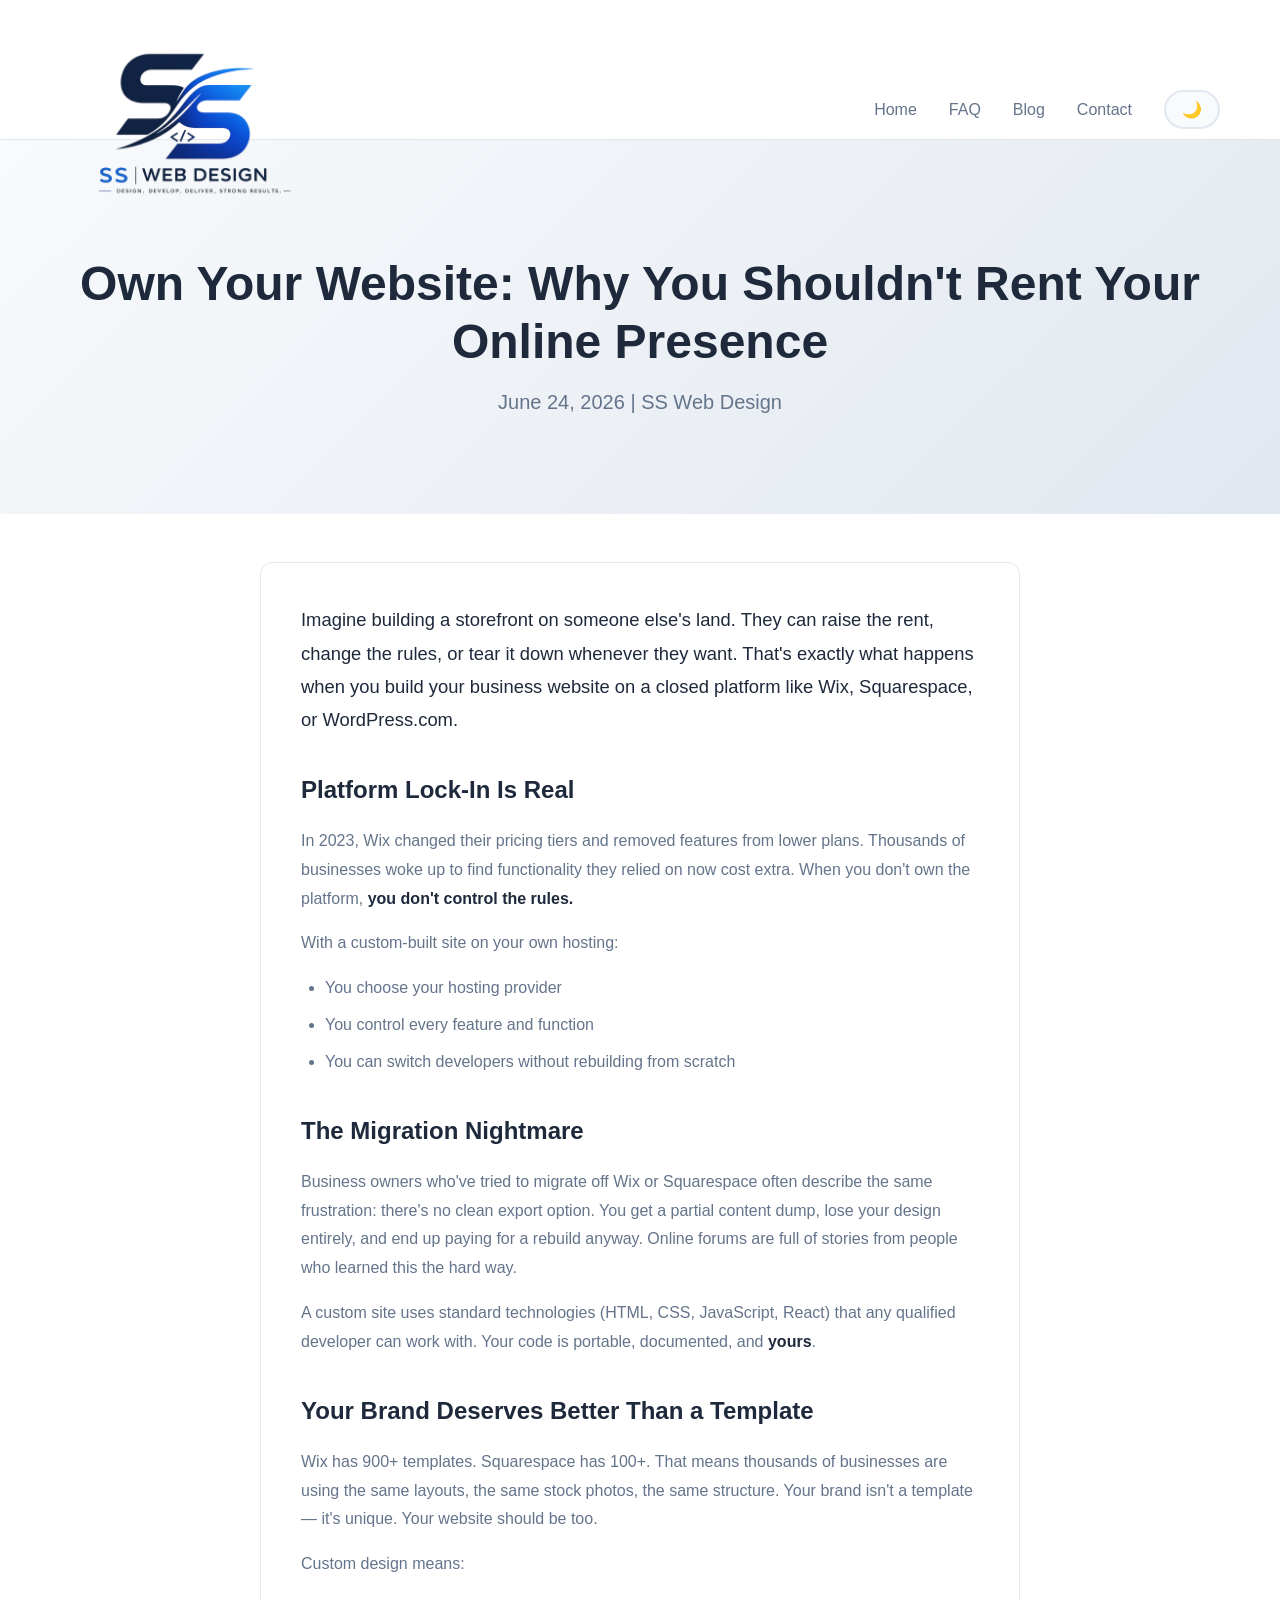
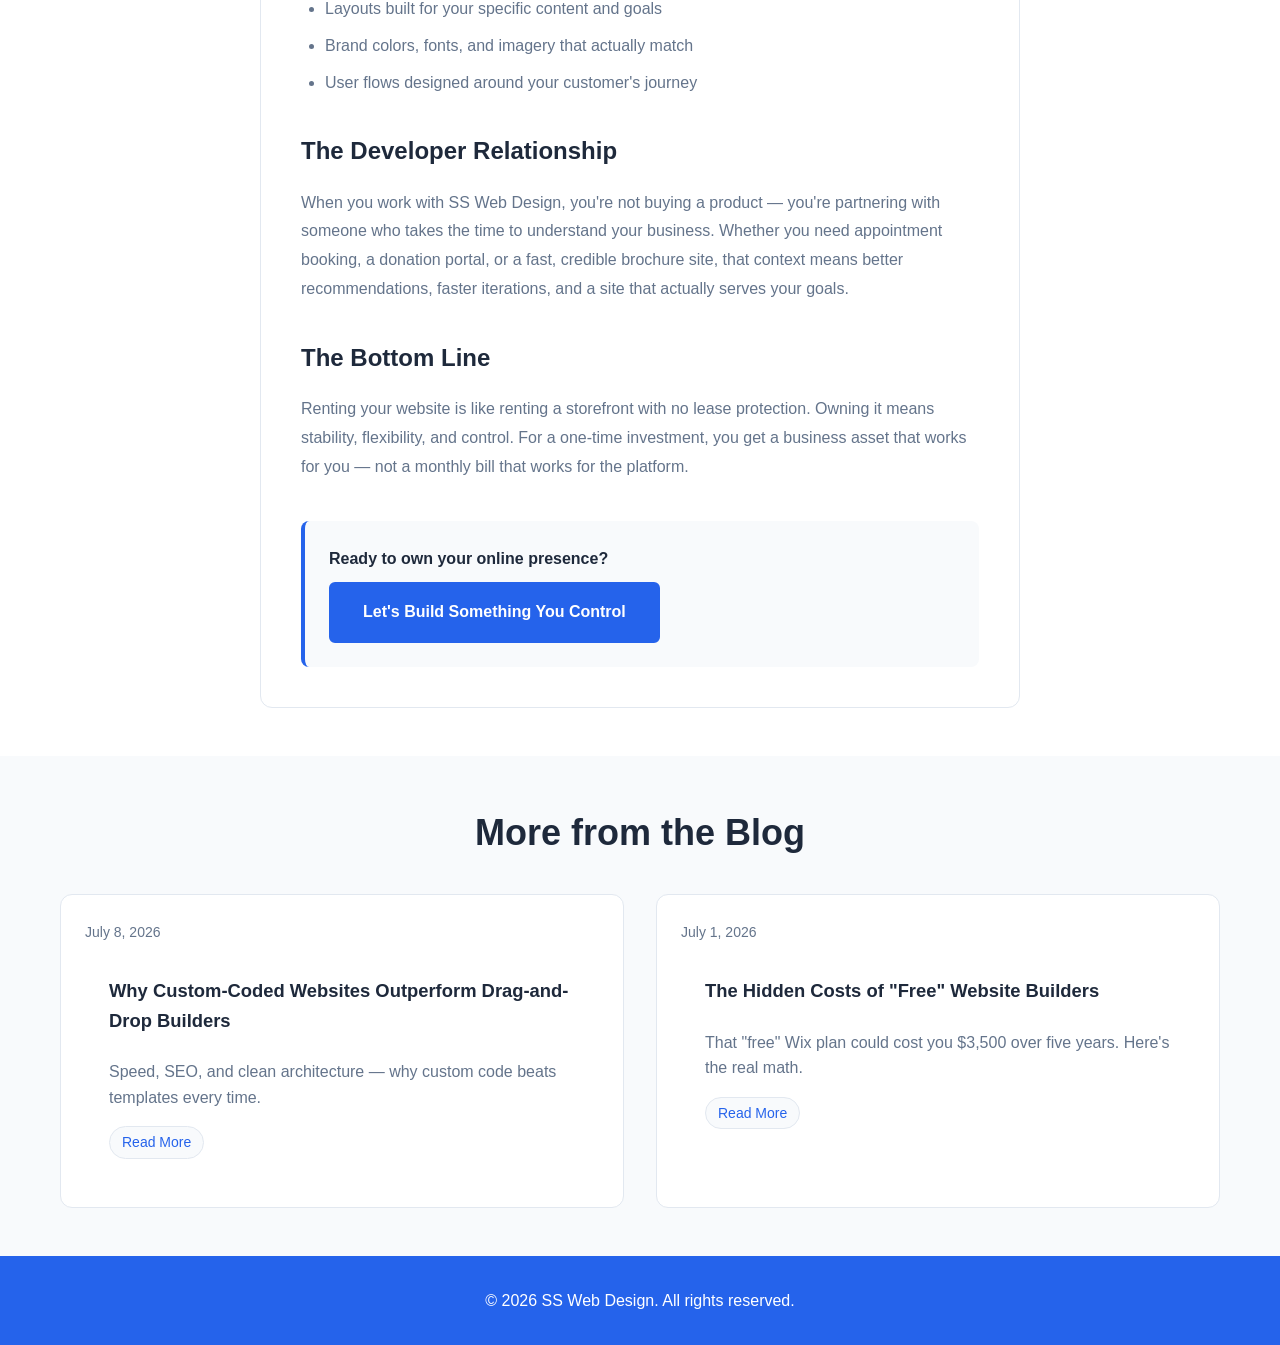
<file: blog-post-3.html>
<!DOCTYPE html>
<html lang="en">
<head>
  <meta charset="UTF-8">
  <meta name="viewport" content="width=device-width, initial-scale=1.0">
  <title>Own Your Website: Don't Rent Your Online Presence | SS Web Design Blog</title>
  <link rel="stylesheet" href="styles.css">
</head>
<body>

  <!-- Navigation -->
  <nav class="navbar" aria-label="Main navigation">
    <div class="container">
      <a href="index.html" class="logo" aria-label="SS Web Design Home">
        <img src="assets/SSWebDesignLogoTransparent.png" alt="SS Web Design Logo" class="logo-img logo-light">
        <img src="assets/SSWebDesignLogo.png" alt="SS Web Design Logo" class="logo-img logo-dark">
        <span class="logo-text">SS Web Design</span>
      </a>
      <button class="hamburger" id="hamburger" aria-label="Toggle menu" aria-expanded="false" aria-controls="nav-links">
        <span class="bar"></span>
        <span class="bar"></span>
        <span class="bar"></span>
      </button>
      <ul class="nav-links" id="nav-links" role="menubar">
        <li role="none"><a href="index.html" role="menuitem">Home</a></li>
        <li role="none"><a href="faqs.html" role="menuitem">FAQ</a></li>
        <li role="none"><a href="blog.html" role="menuitem">Blog</a></li>
        <li role="none"><a href="index.html#contact" role="menuitem">Contact</a></li>
        <li role="none"><button class="theme-toggle" id="theme-toggle" aria-label="Toggle dark mode">🌙</button></li>
      </ul>
    </div>
  </nav>

  <!-- Hero -->
  <section class="hero" style="padding: 4rem 0;">
    <div class="container"><br/><br/>
      <h1>Own Your Website: Why You Shouldn't Rent Your Online Presence</h1>
      <p class="hero-subtitle">June 24, 2026 | SS Web Design</p>
    </div>
  </section>

  <!-- Article Content -->
  <section class="about" style="padding: 3rem 0;">
    <div class="container" style="max-width: 800px;">
      <article style="background: var(--bg-card); border: 1px solid var(--border); border-radius: 12px; padding: 2.5rem; line-height: 1.8; color: var(--text-secondary);">

        <p style="font-size: 1.15rem; color: var(--text); margin-bottom: 1.5rem;">Imagine building a storefront on someone else's land. They can raise the rent, change the rules, or tear it down whenever they want. That's exactly what happens when you build your business website on a closed platform like Wix, Squarespace, or WordPress.com.</p>

        <h2 style="color: var(--text); font-size: 1.5rem; margin: 2rem 0 1rem;">Platform Lock-In Is Real</h2>
        <p>In 2023, Wix changed their pricing tiers and removed features from lower plans. Thousands of businesses woke up to find functionality they relied on now cost extra. When you don't own the platform, <strong style="color: var(--text);">you don't control the rules.</strong></p>
        <p style="margin-top: 1rem;">With a custom-built site on your own hosting:</p>
        <ul style="margin: 1rem 0 1rem 1.5rem; color: var(--text-secondary);">
          <li style="margin-bottom: 0.5rem;">You choose your hosting provider</li>
          <li style="margin-bottom: 0.5rem;">You control every feature and function</li>
          <li>You can switch developers without rebuilding from scratch</li>
        </ul>

        <h2 style="color: var(--text); font-size: 1.5rem; margin: 2rem 0 1rem;">The Migration Nightmare</h2>
        <p>Business owners who've tried to migrate off Wix or Squarespace often describe the same frustration: there's no clean export option. You get a partial content dump, lose your design entirely, and end up paying for a rebuild anyway. Online forums are full of stories from people who learned this the hard way.</p>
        <p style="margin-top: 1rem;">A custom site uses standard technologies (HTML, CSS, JavaScript, React) that any qualified developer can work with. Your code is portable, documented, and <strong style="color: var(--text);">yours</strong>.</p>

        <h2 style="color: var(--text); font-size: 1.5rem; margin: 2rem 0 1rem;">Your Brand Deserves Better Than a Template</h2>
        <p>Wix has 900+ templates. Squarespace has 100+. That means thousands of businesses are using the same layouts, the same stock photos, the same structure. Your brand isn't a template — it's unique. Your website should be too.</p>
        <p style="margin-top: 1rem;">Custom design means:</p>
        <ul style="margin: 1rem 0 1rem 1.5rem; color: var(--text-secondary);">
          <li style="margin-bottom: 0.5rem;">Layouts built for your specific content and goals</li>
          <li style="margin-bottom: 0.5rem;">Brand colors, fonts, and imagery that actually match</li>
          <li>User flows designed around your customer's journey</li>
        </ul>

        <h2 style="color: var(--text); font-size: 1.5rem; margin: 2rem 0 1rem;">The Developer Relationship</h2>
        <p>When you work with SS Web Design, you're not buying a product — you're partnering with someone who takes the time to understand your business. Whether you need appointment booking, a donation portal, or a fast, credible brochure site, that context means better recommendations, faster iterations, and a site that actually serves your goals.</p>

        <h2 style="color: var(--text); font-size: 1.5rem; margin: 2rem 0 1rem;">The Bottom Line</h2>
        <p>Renting your website is like renting a storefront with no lease protection. Owning it means stability, flexibility, and control. For a one-time investment, you get a business asset that works for you — not a monthly bill that works for the platform.</p>

        <div style="margin-top: 2.5rem; padding: 1.5rem; background: var(--bg-secondary); border-radius: 8px; border-left: 4px solid var(--primary);">
          <p style="color: var(--text); font-weight: 600; margin-bottom: 0.5rem;">Ready to own your online presence?</p>
          <a href="index.html#contact" class="btn-primary">Let's Build Something You Control</a>
        </div>

      </article>
    </div>
  </section>

  <!-- Related Posts -->
  <section class="portfolio" style="padding: 3rem 0;">
    <div class="container">
      <h2 style="text-align: center; margin-bottom: 2rem;">More from the Blog</h2>
      <div class="portfolio-grid">
        <div class="portfolio-item" style="padding: 1.5rem;">
          <span style="color: var(--text-secondary); font-size: 0.875rem;">July 8, 2026</span>
          <h3 style="margin-top: 0.5rem; font-size: 1.15rem; color: var(--text);">Why Custom-Coded Websites Outperform Drag-and-Drop Builders</h3>
          <p style="color: var(--text-secondary); margin: 1rem 0;">Speed, SEO, and clean architecture — why custom code beats templates every time.</p>
          <a href="blog-post-1.html" class="tag">Read More</a>
        </div>
        <div class="portfolio-item" style="padding: 1.5rem;">
          <span style="color: var(--text-secondary); font-size: 0.875rem;">July 1, 2026</span>
          <h3 style="margin-top: 0.5rem; font-size: 1.15rem; color: var(--text);">The Hidden Costs of "Free" Website Builders</h3>
          <p style="color: var(--text-secondary); margin: 1rem 0;">That "free" Wix plan could cost you $3,500 over five years. Here's the real math.</p>
          <a href="blog-post-2.html" class="tag">Read More</a>
        </div>
      </div>
    </div>
  </section>

  <!-- Footer -->
  <footer class="footer">
    <div class="container">
      <p>&copy; 2026 SS Web Design. All rights reserved.</p>
    </div>
  </footer>

  <script src="script.js"></script>

</body>
</html>
</file>
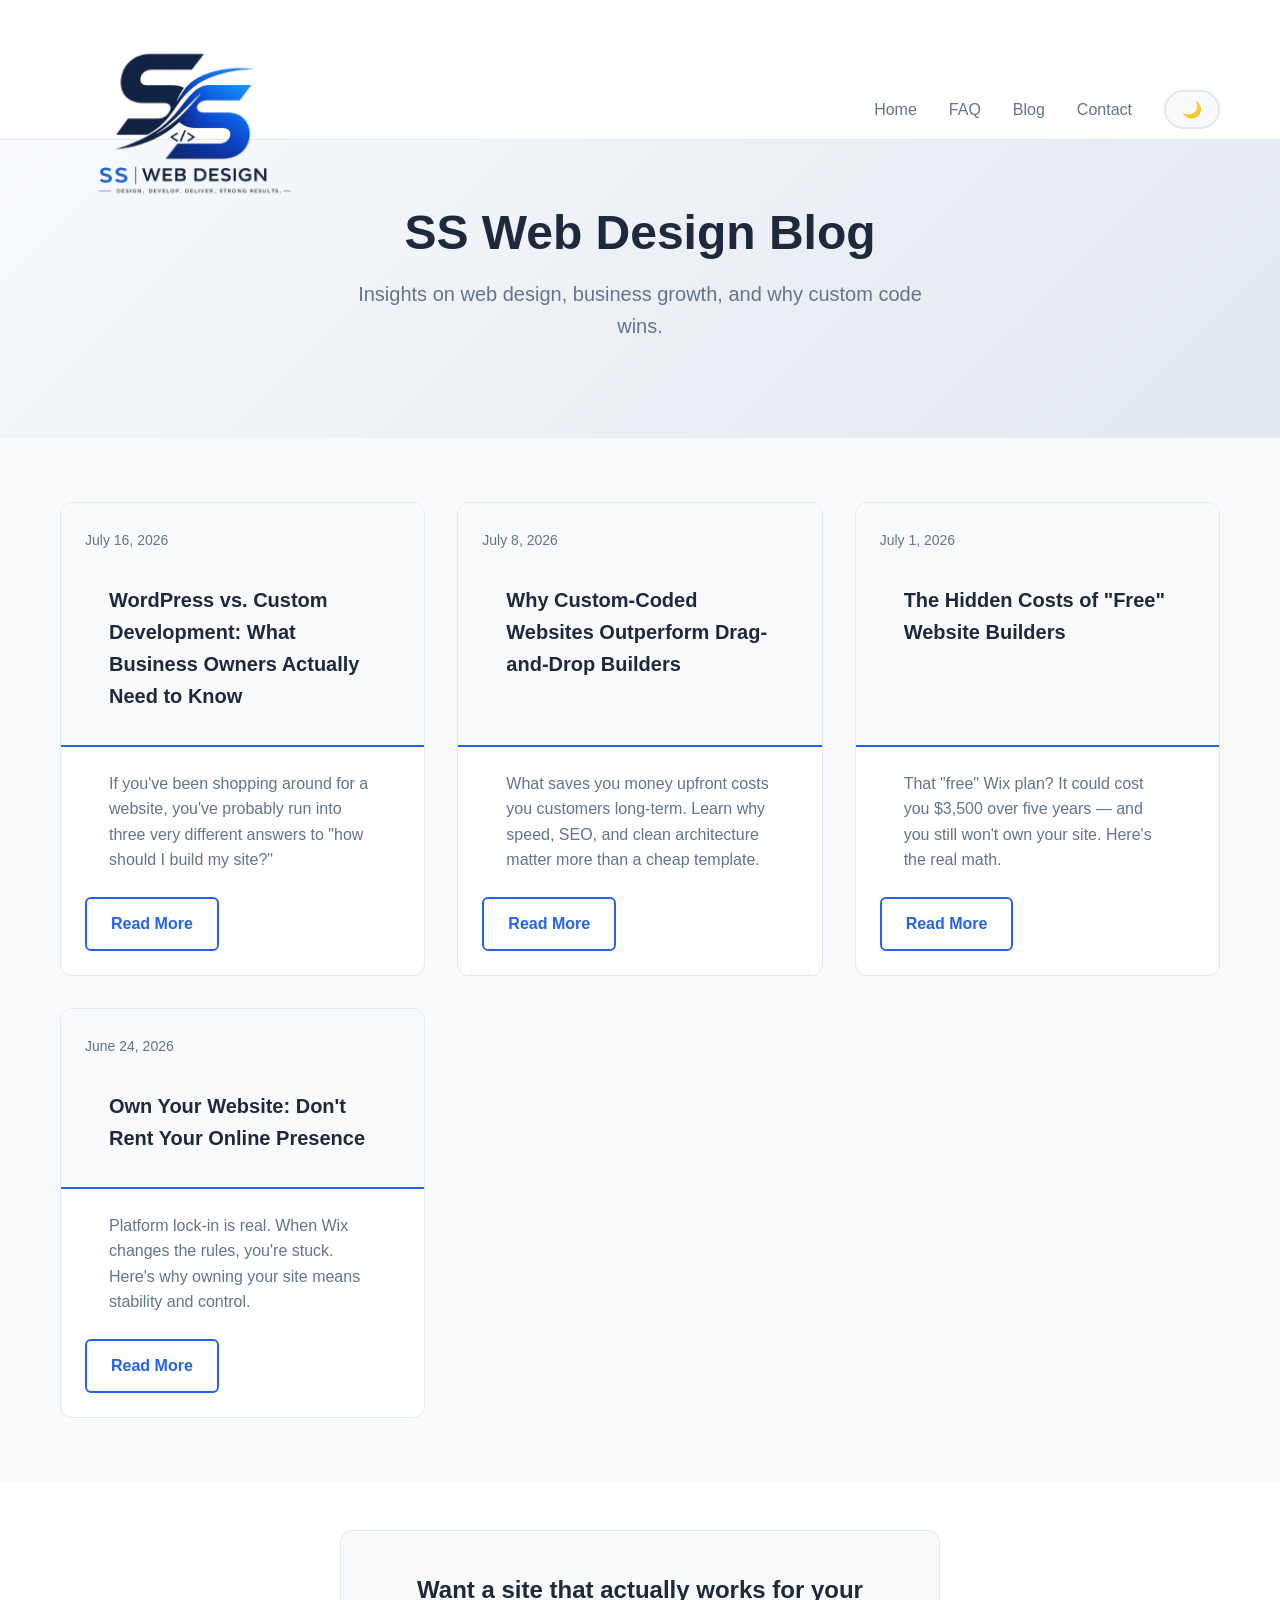
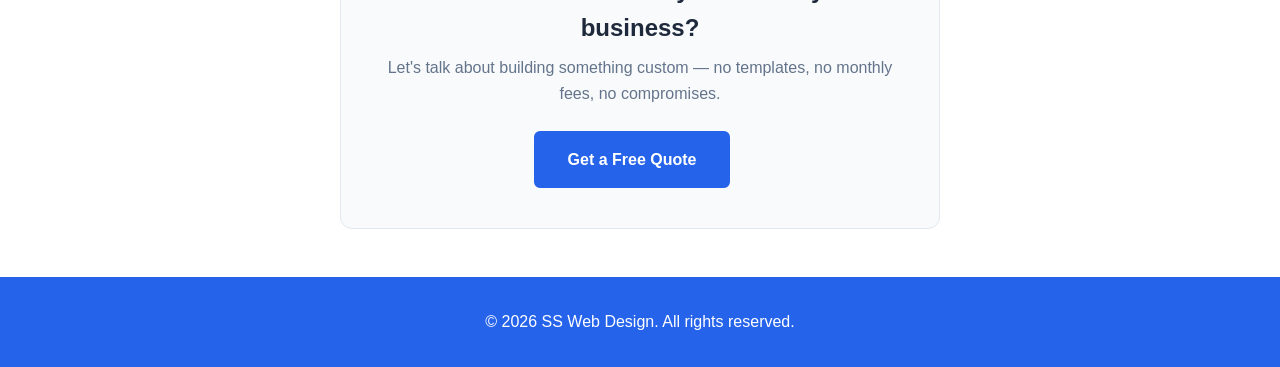
<file: blog.html>
<!DOCTYPE html>
<html lang="en">
<head>
  <meta charset="UTF-8">
  <meta name="viewport" content="width=device-width, initial-scale=1.0">
  <title>Blog | SS Web Design</title>
  <link rel="stylesheet" href="styles.css">
</head>
<body>

  <!-- Navigation -->
  <nav class="navbar" aria-label="Main navigation">
    <div class="container">
      <a href="index.html" class="logo" aria-label="SS Web Design Home">
        <img src="assets/SSWebDesignLogoTransparent.png" alt="SS Web Design Logo" class="logo-img logo-light">
        <img src="assets/SSWebDesignLogo.png" alt="SS Web Design Logo" class="logo-img logo-dark">
        <span class="logo-text">SS Web Design</span>
      </a>
      <button class="hamburger" id="hamburger" aria-label="Toggle menu" aria-expanded="false" aria-controls="nav-links">
        <span class="bar"></span>
        <span class="bar"></span>
        <span class="bar"></span>
      </button>
      <ul class="nav-links" id="nav-links" role="menubar">
        <li role="none"><a href="index.html" role="menuitem">Home</a></li>
        <li role="none"><a href="faqs.html" role="menuitem">FAQ</a></li>
        <li role="none"><a href="blog.html" role="menuitem">Blog</a></li>
        <li role="none"><a href="index.html#contact" role="menuitem">Contact</a></li>
        <li role="none"><button class="theme-toggle" id="theme-toggle" aria-label="Toggle dark mode">🌙</button></li>
      </ul>
    </div>
  </nav>

  <!-- Hero -->
  <section class="hero" style="padding: 4rem 0;">
    <div class="container">
      <h1>SS Web Design Blog</h1>
      <p class="hero-subtitle">Insights on web design, business growth, and why custom code wins.</p>
    </div>
  </section>

  <!-- Blog Posts Grid (rendered automatically from posts.js) -->
  <section class="portfolio" style="padding: 4rem 0;">
    <div class="container">
      <div class="portfolio-grid" id="blog-grid"></div>
    </div>
  </section>

  <!-- CTA -->
  <section class="contact" style="padding: 3rem 0;">
    <div class="container" style="text-align: center;">
      <div style="background: var(--bg-secondary); border: 1px solid var(--border); border-radius: 12px; padding: 2.5rem; max-width: 600px; margin: 0 auto;">
        <h3 style="font-size: 1.5rem; font-weight: 700; color: var(--text); margin-bottom: 0.5rem;">Want a site that actually works for your business?</h3>
        <p style="color: var(--text-secondary); margin-bottom: 1.5rem;">Let's talk about building something custom — no templates, no monthly fees, no compromises.</p>
        <a href="index.html#contact" class="btn-primary">Get a Free Quote</a>
      </div>
    </div>
  </section>

  <!-- Footer -->
  <footer class="footer">
    <div class="container">
      <p>&copy; 2026 SS Web Design. All rights reserved.</p>
    </div>
  </footer>

  <script src="posts.js"></script>
  <script>
  document.getElementById("blog-grid").innerHTML = BLOG_POSTS.map(post => `
    <article class="portfolio-item" style="display: flex; flex-direction: column;">
      <div class="card-header" style="background: var(--bg-secondary); padding: 1.5rem; border-bottom: 2px solid var(--primary);">
        <span style="color: var(--text-secondary); font-size: 0.875rem; font-weight: 500;">${post.date}</span>
        <h3 style="margin-top: 0.5rem; font-size: 1.25rem; color: var(--text);">${post.title}</h3>
      </div>
      <div style="padding: 1.5rem; flex-grow: 1; display: flex; flex-direction: column;">
        <p style="color: var(--text-secondary); line-height: 1.6; margin-bottom: 1.5rem; flex-grow: 1;">
          ${post.excerpt}
        </p>
        <a href="post.html?slug=${post.slug}" class="btn-outline" style="align-self: flex-start;">Read More</a>
      </div>
    </article>
  `).join("");

  // Keep the blue divider lines level across each row
  function alignCardHeaders() {
    const headers = document.querySelectorAll("#blog-grid .card-header");
    headers.forEach(h => (h.style.minHeight = "")); // reset before re-measuring
    const rows = {};
    headers.forEach(h => {
      const top = h.offsetTop;
      (rows[top] = rows[top] || []).push(h);
    });
    Object.values(rows).forEach(row => {
      const max = Math.max(...row.map(h => h.offsetHeight));
      row.forEach(h => (h.style.minHeight = max + "px"));
    });
  }

  alignCardHeaders();
  window.addEventListener("load", alignCardHeaders);
  window.addEventListener("resize", alignCardHeaders);
</script>
  <script src="script.js"></script>

</body>
</html>
</file>
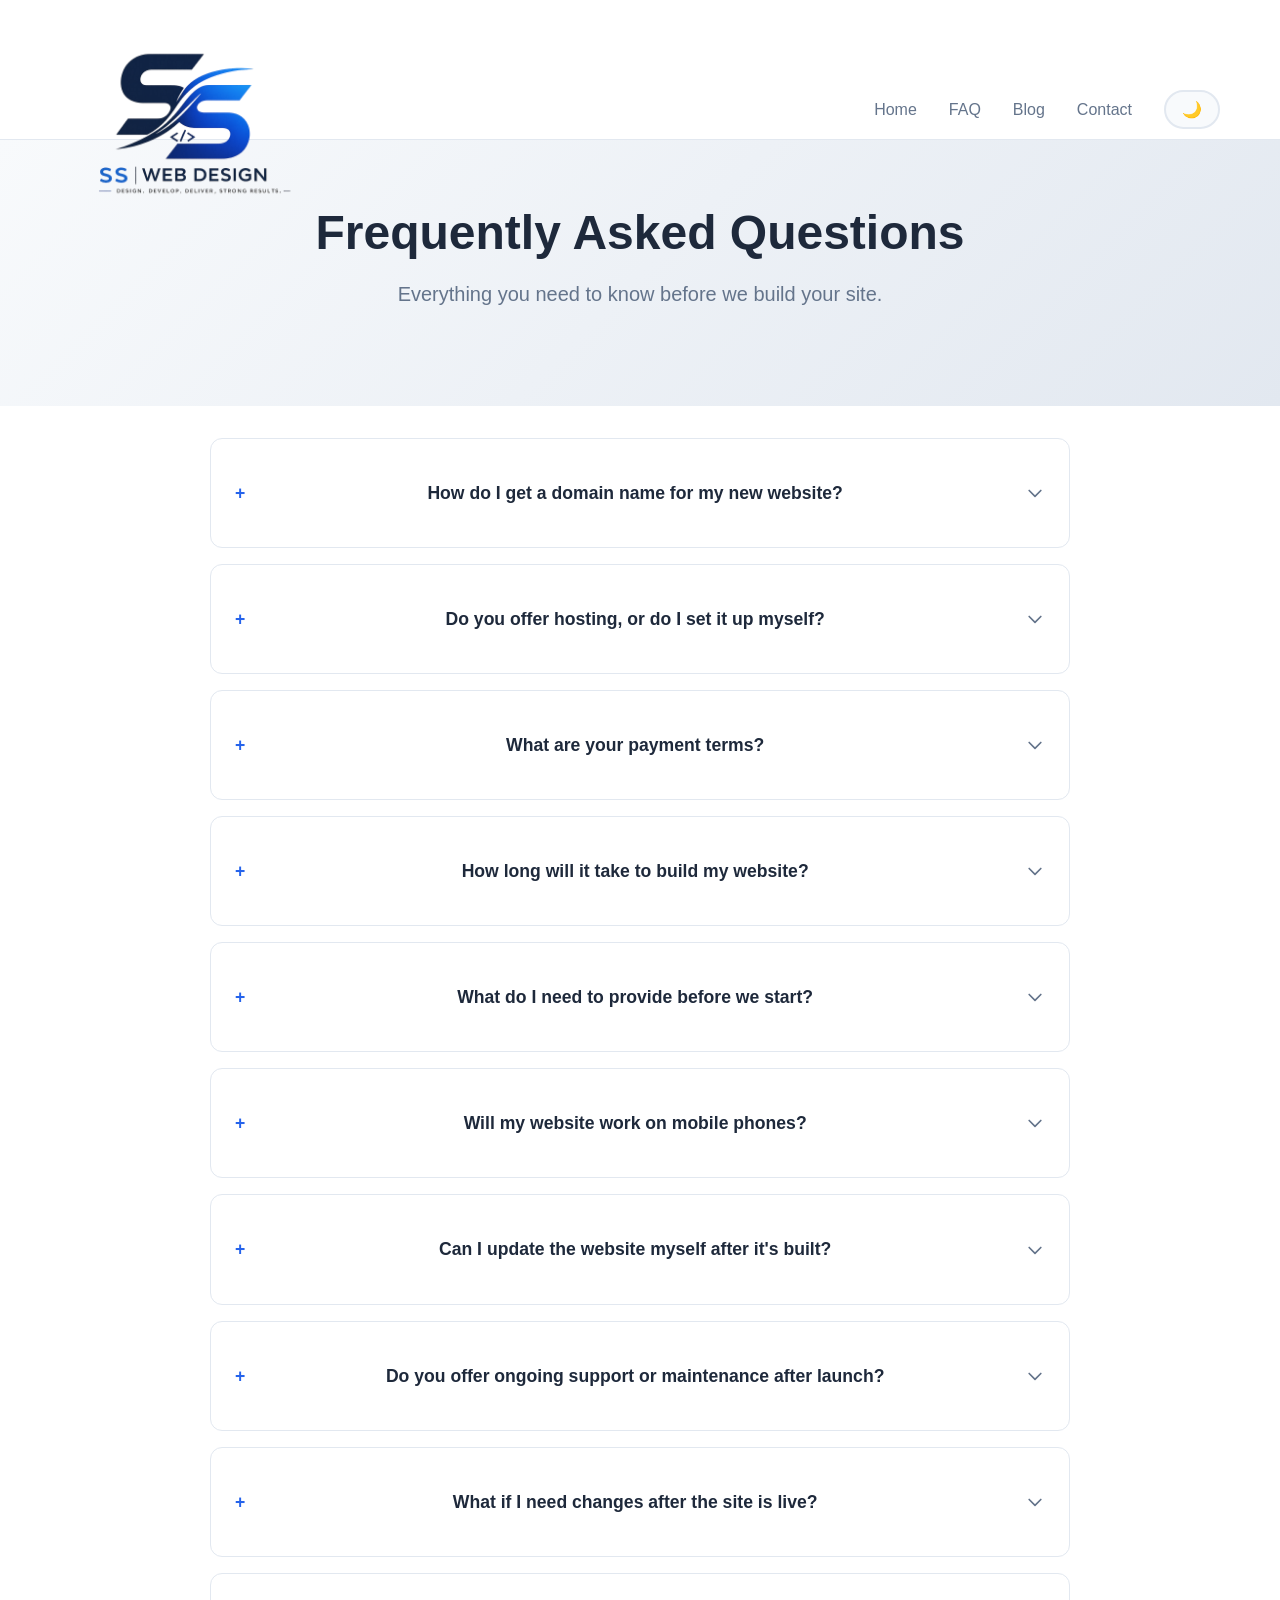
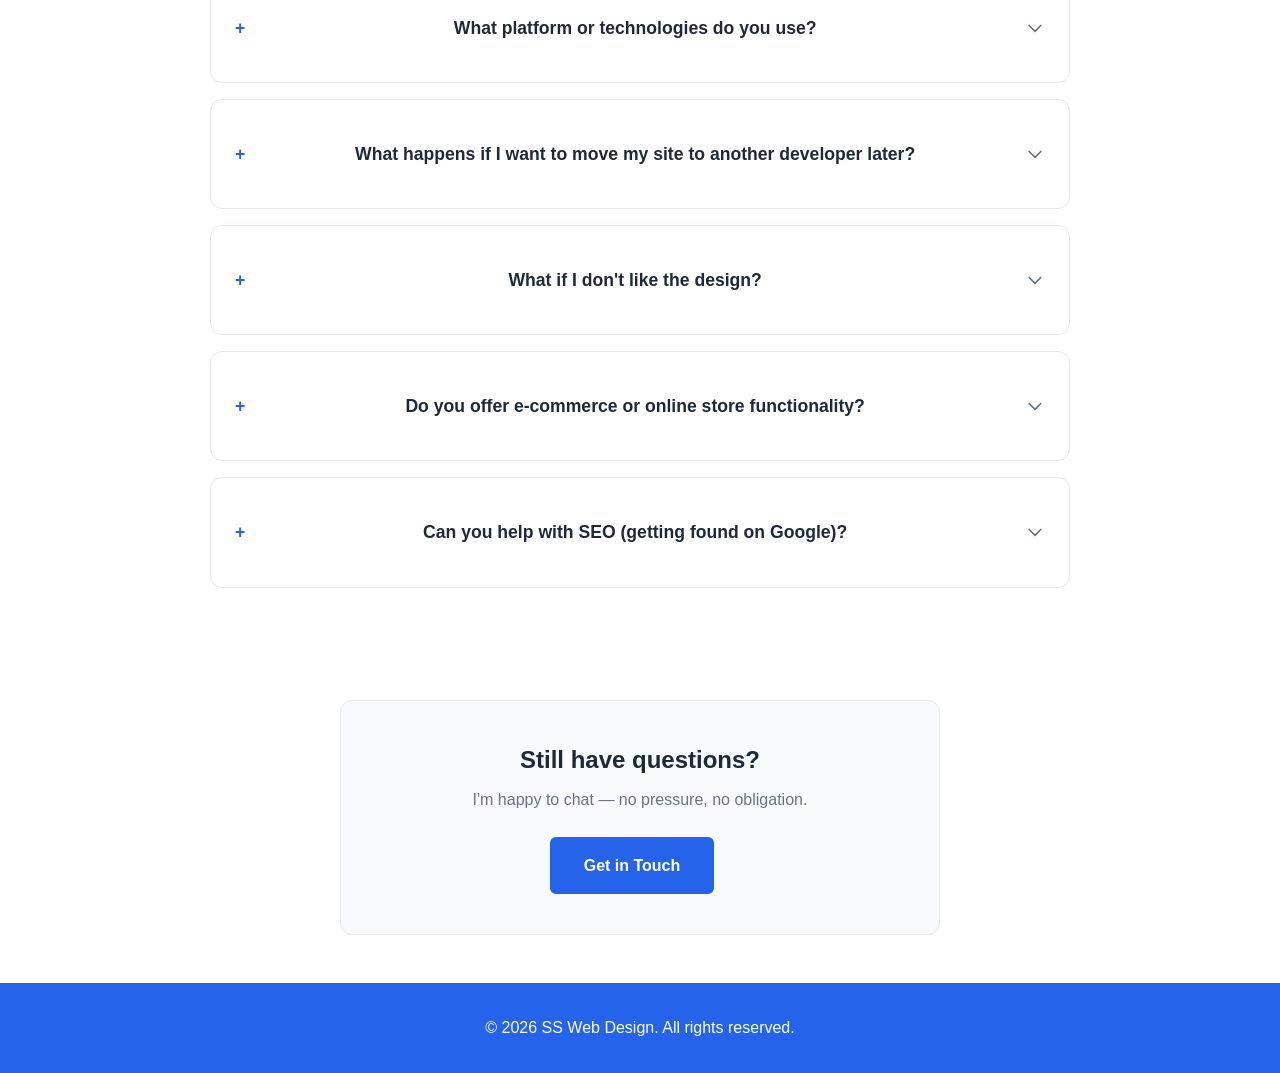
<file: faqs.html>
<!DOCTYPE html>
<html lang="en">
<head>
  <meta charset="UTF-8">
  <meta name="viewport" content="width=device-width, initial-scale=1.0">
  <title>FAQ | SS Web Design</title>
  <link rel="stylesheet" href="styles.css">
</head>
<body>

  <!-- Navigation -->
  <nav class="navbar" aria-label="Main navigation">
    <div class="container">
      <a href="index.html" class="logo" aria-label="SS Web Design Home">
        <img src="assets/SSWebDesignLogoTransparent.png" alt="SS Web Design Logo" class="logo-img logo-light">
        <img src="assets/SSWebDesignLogo.png" alt="SS Web Design Logo" class="logo-img logo-dark">
        <span class="logo-text">SS Web Design</span>
      </a>
      <button class="hamburger" id="hamburger" aria-label="Toggle menu" aria-expanded="false" aria-controls="nav-links">
        <span class="bar"></span>
        <span class="bar"></span>
        <span class="bar"></span>
      </button>
            <ul class="nav-links" id="nav-links" role="menubar">
        <li role="none"><a href="index.html" role="menuitem">Home</a></li>
        <li role="none"><a href="faqs.html" role="menuitem">FAQ</a></li>
        <li role="none"><a href="blog.html" role="menuitem">Blog</a></li>
        <li role="none"><a href="index.html#contact" role="menuitem">Contact</a></li>
        <li role="none"><button class="theme-toggle" id="theme-toggle" aria-label="Toggle dark mode">🌙</button></li>
      </ul>
    </div>
  </nav>

  <!-- Hero -->
  <section class="hero" style="padding: 4rem 0;">
    <div class="container">
      <h1>Frequently Asked Questions</h1>
      <p class="hero-subtitle">Everything you need to know before we build your site.</p>
    </div>
  </section>

  <!-- FAQ Section -->
  <section class="services" style="padding: 2rem 0 4rem;">
    <div class="container" style="max-width: 900px;">
      <div class="faq-list" style="display: flex; flex-direction: column; gap: 1rem;">

        <!-- Item 1 -->
        <details class="faq-item" style="background: var(--bg-card); border: 1px solid var(--border); border-radius: 12px; overflow: hidden; transition: box-shadow 0.3s;">
          <summary style="display: flex; align-items: center; justify-content: space-between; cursor: pointer; padding: 1.25rem 1.5rem; font-size: 1.1rem; font-weight: 600; color: var(--text); list-style: none; user-select: none;">
            <span>How do I get a domain name for my new website?</span>
            <svg style="width: 20px; height: 20px; color: var(--text-secondary); flex-shrink: 0; transition: transform 0.3s;" fill="none" stroke="currentColor" viewBox="0 0 24 24"><path stroke-linecap="round" stroke-linejoin="round" stroke-width="2" d="M19 9l-7 7-7-7"></path></svg>
          </summary>
          <div style="padding: 0 1.5rem 1.5rem; color: var(--text-secondary); line-height: 1.7;">
            <p>I recommend purchasing your domain through <a href="https://porkbun.com" target="_blank" rel="noopener noreferrer" style="color: var(--accent); font-weight: 600; text-decoration: none;">Porkbun</a> or <a href="https://namecheap.com" target="_blank" rel="noopener noreferrer" style="color: var(--accent); font-weight: 600; text-decoration: none;">Namecheap</a> — both are affordable, user-friendly, and give you full ownership.</p>
            <p style="margin-top: 0.75rem;"><strong style="color: var(--text);">My recommendation:</strong> Buy it yourself so you retain complete ownership. You'll just need to point the domain's DNS records to the hosting server I provide during setup.</p>
            <p style="margin-top: 0.75rem;"><strong style="color: var(--text);">Need help?</strong> I can walk you through the purchase step-by-step, or if you prefer, you can share your login credentials securely and I can handle it on your behalf.</p>
          </div>
        </details>

        <!-- Item 2 -->
                <!-- Item 2 -->
        <details class="faq-item" style="background: var(--bg-card); border: 1px solid var(--border); border-radius: 12px; overflow: hidden; transition: box-shadow 0.3s;">
          <summary style="display: flex; align-items: center; justify-content: space-between; cursor: pointer; padding: 1.25rem 1.5rem; font-size: 1.1rem; font-weight: 600; color: var(--text); list-style: none; user-select: none;">
            <span>Do you offer hosting, or do I set it up myself?</span>
            <svg style="width: 20px; height: 20px; color: var(--text-secondary); flex-shrink: 0; transition: transform 0.3s;" fill="none" stroke="currentColor" viewBox="0 0 24 24"><path stroke-linecap="round" stroke-linejoin="round" stroke-width="2" d="M19 9l-7 7-7-7"></path></svg>
          </summary>
          <div style="padding: 0 1.5rem 1.5rem; color: var(--text-secondary); line-height: 1.7;">
            <p><strong style="color: var(--text);">I offer fully managed hosting for $25/month.</strong> Your site runs on fast, modern infrastructure, and I handle everything: deployment, the SSL certificate (the HTTPS padlock), security, and renewals. You never touch a control panel.</p>
            <p style="margin-top: 0.75rem;"><strong style="color: var(--text);">Even better:</strong> managed hosting is included at no extra charge with the <strong style="color: var(--text);">Maintenance & Updates plan</strong> (starting at $75/month), along with security updates, routine content changes, and priority support.</p>
            <p style="margin-top: 0.75rem;"><strong style="color: var(--text);">Prefer your own account?</strong> No problem — I'll deploy your site to a hosting account you own and walk you through the setup. Either way, you always own your domain and your site's files, so you're never locked in.</p>
            <p style="margin-top: 0.75rem;"><strong style="color: var(--text);">One note:</strong> website hosting doesn't include email. If you'd like a professional address (you@yourbusiness.com), I can set that up separately for you.</p>
          </div>
        </details>

        <!-- Item 3 -->
        <details class="faq-item" style="background: var(--bg-card); border: 1px solid var(--border); border-radius: 12px; overflow: hidden; transition: box-shadow 0.3s;">
          <summary style="display: flex; align-items: center; justify-content: space-between; cursor: pointer; padding: 1.25rem 1.5rem; font-size: 1.1rem; font-weight: 600; color: var(--text); list-style: none; user-select: none;">
            <span>What are your payment terms?</span>
            <svg style="width: 20px; height: 20px; color: var(--text-secondary); flex-shrink: 0; transition: transform 0.3s;" fill="none" stroke="currentColor" viewBox="0 0 24 24"><path stroke-linecap="round" stroke-linejoin="round" stroke-width="2" d="M19 9l-7 7-7-7"></path></svg>
          </summary>
          <div style="padding: 0 1.5rem 1.5rem; color: var(--text-secondary); line-height: 1.7;">
            <p><strong style="color: var(--text);">50% upfront, 50% upon completion.</strong></p>
            <div style="margin-top: 1rem; overflow: hidden; border-radius: 8px; border: 1px solid var(--border);">
              <table style="width: 100%; text-align: left; font-size: 0.95rem; border-collapse: collapse;">
                <thead>
                  <tr style="background: var(--bg-secondary);">
                    <th style="padding: 0.75rem 1rem; color: var(--text); font-weight: 600; border-bottom: 1px solid var(--border);">Milestone</th>
                    <th style="padding: 0.75rem 1rem; color: var(--text); font-weight: 600; border-bottom: 1px solid var(--border);">Payment</th>
                    <th style="padding: 0.75rem 1rem; color: var(--text); font-weight: 600; border-bottom: 1px solid var(--border);">When</th>
                  </tr>
                </thead>
                <tbody>
                  <tr style="border-bottom: 1px solid var(--border);">
                    <td style="padding: 0.75rem 1rem; color: var(--text-secondary);">Project kickoff</td>
                    <td style="padding: 0.75rem 1rem; color: var(--text-secondary);">50% deposit</td>
                    <td style="padding: 0.75rem 1rem; color: var(--text-secondary);">Before work begins</td>
                  </tr>
                  <tr>
                    <td style="padding: 0.75rem 1rem; color: var(--text-secondary);">Site launch</td>
                    <td style="padding: 0.75rem 1rem; color: var(--text-secondary);">50% final payment</td>
                    <td style="padding: 0.75rem 1rem; color: var(--text-secondary);">Upon your approval</td>
                  </tr>
                </tbody>
              </table>
            </div>
            <p style="margin-top: 1rem;"><strong style="color: var(--text);">Payment method:</strong> PayPal (invoiced to your email)</p>
            <p style="margin-top: 0.5rem;"><strong style="color: var(--text);">What "completion" means:</strong> The site is live, all agreed-upon features are functional, and you've signed off on the final review. Minor tweaks (font changes, copy edits) within 30 days of launch are included at no extra charge.</p>
          </div>
        </details>

        <!-- Item 4 -->
        <details class="faq-item" style="background: var(--bg-card); border: 1px solid var(--border); border-radius: 12px; overflow: hidden; transition: box-shadow 0.3s;">
          <summary style="display: flex; align-items: center; justify-content: space-between; cursor: pointer; padding: 1.25rem 1.5rem; font-size: 1.1rem; font-weight: 600; color: var(--text); list-style: none; user-select: none;">
            <span>How long will it take to build my website?</span>
            <svg style="width: 20px; height: 20px; color: var(--text-secondary); flex-shrink: 0; transition: transform 0.3s;" fill="none" stroke="currentColor" viewBox="0 0 24 24"><path stroke-linecap="round" stroke-linejoin="round" stroke-width="2" d="M19 9l-7 7-7-7"></path></svg>
          </summary>
          <div style="padding: 0 1.5rem 1.5rem; color: var(--text-secondary); line-height: 1.7;">
            <p><strong style="color: var(--text);">Typical timeline: 2–6 weeks</strong> depending on project scope.</p>
            <ul style="margin: 0.75rem 0 0 1.25rem; padding-left: 1rem; color: var(--text-secondary);">
              <li style="margin-bottom: 0.35rem;"><strong style="color: var(--text);">Simple brochure site</strong> (5 pages, no custom features): 2–3 weeks</li>
              <li style="margin-bottom: 0.35rem;"><strong style="color: var(--text);">Small business site</strong> (blog, forms, galleries): 3–4 weeks</li>
              <li><strong style="color: var(--text);">E-commerce or advanced features</strong> (payments, booking, portals): 4–6+ weeks</li>
            </ul>
            <p style="margin-top: 0.75rem;">The clock starts once I receive your deposit, content, and brand assets. Delays in providing feedback or content will extend the timeline.</p>
          </div>
        </details>

        <!-- Item 5 -->
        <details class="faq-item" style="background: var(--bg-card); border: 1px solid var(--border); border-radius: 12px; overflow: hidden; transition: box-shadow 0.3s;">
          <summary style="display: flex; align-items: center; justify-content: space-between; cursor: pointer; padding: 1.25rem 1.5rem; font-size: 1.1rem; font-weight: 600; color: var(--text); list-style: none; user-select: none;">
            <span>What do I need to provide before we start?</span>
            <svg style="width: 20px; height: 20px; color: var(--text-secondary); flex-shrink: 0; transition: transform 0.3s;" fill="none" stroke="currentColor" viewBox="0 0 24 24"><path stroke-linecap="round" stroke-linejoin="round" stroke-width="2" d="M19 9l-7 7-7-7"></path></svg>
          </summary>
          <div style="padding: 0 1.5rem 1.5rem; color: var(--text-secondary); line-height: 1.7;">
            <p>To keep things moving smoothly, I'll need:</p>
            <ul style="margin: 0.75rem 0 0 1.25rem; padding-left: 1rem; color: var(--text-secondary);">
              <li style="margin-bottom: 0.35rem;"><strong style="color: var(--text);">Written content</strong> for each page (or a detailed outline)</li>
              <li style="margin-bottom: 0.35rem;"><strong style="color: var(--text);">Logo and brand assets</strong> (or I can design a simple logo for an additional fee)</li>
              <li style="margin-bottom: 0.35rem;"><strong style="color: var(--text);">High-quality photos</strong> (your own, stock photos I can source, or I can recommend a photographer)</li>
              <li><strong style="color: var(--text);">Any specific examples</strong> of websites you like (and what you like about them)</li>
            </ul>
            <p style="margin-top: 0.75rem;"><strong style="color: var(--text);">Don't have everything ready?</strong> No problem — I can work with placeholder content and refine together, or I offer copywriting assistance as an add-on service.</p>
          </div>
        </details>

        <!-- Item 6 -->
        <details class="faq-item" style="background: var(--bg-card); border: 1px solid var(--border); border-radius: 12px; overflow: hidden; transition: box-shadow 0.3s;">
          <summary style="display: flex; align-items: center; justify-content: space-between; cursor: pointer; padding: 1.25rem 1.5rem; font-size: 1.1rem; font-weight: 600; color: var(--text); list-style: none; user-select: none;">
            <span>Will my website work on mobile phones?</span>
            <svg style="width: 20px; height: 20px; color: var(--text-secondary); flex-shrink: 0; transition: transform 0.3s;" fill="none" stroke="currentColor" viewBox="0 0 24 24"><path stroke-linecap="round" stroke-linejoin="round" stroke-width="2" d="M19 9l-7 7-7-7"></path></svg>
          </summary>
          <div style="padding: 0 1.5rem 1.5rem; color: var(--text-secondary); line-height: 1.7;">
            <p><strong style="color: var(--text);">Absolutely.</strong> Every site I build is fully responsive, meaning it automatically adapts to look great on desktops, tablets, and smartphones.</p>
            <p style="margin-top: 0.75rem;">I test across common screen sizes and browsers before launch. Mobile-first design is standard — not an upsell.</p>
          </div>
        </details>

        <!-- Item 7 -->
        <details class="faq-item" style="background: var(--bg-card); border: 1px solid var(--border); border-radius: 12px; overflow: hidden; transition: box-shadow 0.3s;">
  <summary style="display: flex; align-items: center; justify-content: space-between; cursor: pointer; padding: 1.25rem 1.5rem; font-size: 1.1rem; font-weight: 600; color: var(--text); list-style: none; user-select: none;">
    <span>Can I update the website myself after it's built?</span>
    <svg style="width: 20px; height: 20px; color: var(--text-secondary); flex-shrink: 0; transition: transform 0.3s;" fill="none" stroke="currentColor" viewBox="0 0 24 24"><path stroke-linecap="round" stroke-linejoin="round" stroke-width="2" d="M19 9l-7 7-7-7"></path></svg>
  </summary>
  <div style="padding: 0 1.5rem 1.5rem; color: var(--text-secondary); line-height: 1.7;">
    <p>I handle content updates for you, so you can focus on running your business rather than learning web tools. For minor changes — text edits, swapping images, adding blog posts — I offer two flexible options:</p>
    <ul style="margin: 0.75rem 0 0 1.25rem; padding-left: 1rem; color: var(--text-secondary);">
            <li style="margin-bottom: 0.35rem;"><strong style="color: var(--text);">Pay-as-you-go:</strong> Billed at $75/hour for individual updates as you need them.</li>
      <li><strong style="color: var(--text);">Maintenance & Updates plan (from $75/month):</strong> Covers managed hosting, routine content changes, security updates, and priority support — no surprise bills.</li>
    </ul>
    <p style="margin-top: 0.75rem;">If your site grows to need frequent updates, we can always revisit adding editable sections or a CMS later. For now, I've got you covered.</p>
  </div>
</details>

        <!-- Item 8 -->
        <details class="faq-item" style="background: var(--bg-card); border: 1px solid var(--border); border-radius: 12px; overflow: hidden; transition: box-shadow 0.3s;">
          <summary style="display: flex; align-items: center; justify-content: space-between; cursor: pointer; padding: 1.25rem 1.5rem; font-size: 1.1rem; font-weight: 600; color: var(--text); list-style: none; user-select: none;">
            <span>Do you offer ongoing support or maintenance after launch?</span>
            <svg style="width: 20px; height: 20px; color: var(--text-secondary); flex-shrink: 0; transition: transform 0.3s;" fill="none" stroke="currentColor" viewBox="0 0 24 24"><path stroke-linecap="round" stroke-linejoin="round" stroke-width="2" d="M19 9l-7 7-7-7"></path></svg>
          </summary>
          <div style="padding: 0 1.5rem 1.5rem; color: var(--text-secondary); line-height: 1.7;">
            <p><strong style="color: var(--text);">Yes.</strong> I offer flexible maintenance options:</p>
            <div style="margin-top: 1rem; overflow: hidden; border-radius: 8px; border: 1px solid var(--border);">
              <table style="width: 100%; text-align: left; font-size: 0.95rem; border-collapse: collapse;">
                <thead>
                  <tr style="background: var(--bg-secondary);">
                    <th style="padding: 0.75rem 1rem; color: var(--text); font-weight: 600; border-bottom: 1px solid var(--border);">Plan</th>
                    <th style="padding: 0.75rem 1rem; color: var(--text); font-weight: 600; border-bottom: 1px solid var(--border);">What's Included</th>
                  </tr>
                </thead>
                                <tbody>
                  <tr style="border-bottom: 1px solid var(--border);">
                    <td style="padding: 0.75rem 1rem; color: var(--text-secondary);">Pay-as-you-go</td>
                    <td style="padding: 0.75rem 1rem; color: var(--text-secondary);">Updates billed at $75/hour as needed</td>
                  </tr>
                  <tr style="border-bottom: 1px solid var(--border);">
                    <td style="padding: 0.75rem 1rem; color: var(--text-secondary);">Managed Hosting ($25/month)</td>
                    <td style="padding: 0.75rem 1rem; color: var(--text-secondary);">Hosting, SSL security, and renewals handled for you</td>
                  </tr>
                  <tr>
                    <td style="padding: 0.75rem 1rem; color: var(--text-secondary);">Maintenance & Updates Plan (from $75/month)</td>
                    <td style="padding: 0.75rem 1rem; color: var(--text-secondary);">Managed hosting, security updates, routine content changes, priority support</td>
                  </tr>
                </tbody>
              </table>
            </div>
            <p style="margin-top: 1rem;">I also provide a <strong style="color: var(--text);">30-day warranty</strong> after launch for any bugs or issues related to the original build.</p>
          </div>
        </details>

        <!-- Item 9 -->
        <details class="faq-item" style="background: var(--bg-card); border: 1px solid var(--border); border-radius: 12px; overflow: hidden; transition: box-shadow 0.3s;">
          <summary style="display: flex; align-items: center; justify-content: space-between; cursor: pointer; padding: 1.25rem 1.5rem; font-size: 1.1rem; font-weight: 600; color: var(--text); list-style: none; user-select: none;">
            <span>What if I need changes after the site is live?</span>
            <svg style="width: 20px; height: 20px; color: var(--text-secondary); flex-shrink: 0; transition: transform 0.3s;" fill="none" stroke="currentColor" viewBox="0 0 24 24"><path stroke-linecap="round" stroke-linejoin="round" stroke-width="2" d="M19 9l-7 7-7-7"></path></svg>
          </summary>
          <div style="padding: 0 1.5rem 1.5rem; color: var(--text-secondary); line-height: 1.7;">
            <p><strong style="color: var(--text);">Minor tweaks are included.</strong> For the first 30 days after launch, small adjustments (text edits, image swaps, color tweaks) are covered at no charge.</p>
                        <p style="margin-top: 0.75rem;"><strong style="color: var(--text);">Larger changes or new features</strong> (adding pages, new functionality, redesigns) are quoted separately or billed at my hourly rate ($75/hour).</p>
          </div>
        </details>

        <!-- Item 10 -->
        <details class="faq-item" style="background: var(--bg-card); border: 1px solid var(--border); border-radius: 12px; overflow: hidden; transition: box-shadow 0.3s;">
          <summary style="display: flex; align-items: center; justify-content: space-between; cursor: pointer; padding: 1.25rem 1.5rem; font-size: 1.1rem; font-weight: 600; color: var(--text); list-style: none; user-select: none;">
            <span>What platform or technologies do you use?</span>
            <svg style="width: 20px; height: 20px; color: var(--text-secondary); flex-shrink: 0; transition: transform 0.3s;" fill="none" stroke="currentColor" viewBox="0 0 24 24"><path stroke-linecap="round" stroke-linejoin="round" stroke-width="2" d="M19 9l-7 7-7-7"></path></svg>
          </summary>
          <div style="padding: 0 1.5rem 1.5rem; color: var(--text-secondary); line-height: 1.7;">
            <p>I specialize in <strong style="color: var(--text);">React, Next.js, TypeScript, and modern CSS</strong> — the same technologies used by companies like Netflix, Stripe, and Vercel.</p>
            <p style="margin-top: 0.75rem;">This means your site will be:</p>
            <ul style="margin: 0.5rem 0 0 1.25rem; padding-left: 1rem; color: var(--text-secondary);">
              <li style="margin-bottom: 0.35rem;"><strong style="color: var(--text);">Fast</strong> — optimized performance</li>
              <li style="margin-bottom: 0.35rem;"><strong style="color: var(--text);">Secure</strong> — modern security practices</li>
              <li style="margin-bottom: 0.35rem;"><strong style="color: var(--text);">Scalable</strong> — easy to grow with your business</li>
              <li><strong style="color: var(--text);">SEO-friendly</strong> — search engines can find you</li>
            </ul>
            <p style="margin-top: 0.75rem;">I don't use restrictive page-builder platforms that lock you into monthly subscriptions or limit customization.</p>
          </div>
        </details>

        <!-- Item 11 -->
        <details class="faq-item" style="background: var(--bg-card); border: 1px solid var(--border); border-radius: 12px; overflow: hidden; transition: box-shadow 0.3s;">
          <summary style="display: flex; align-items: center; justify-content: space-between; cursor: pointer; padding: 1.25rem 1.5rem; font-size: 1.1rem; font-weight: 600; color: var(--text); list-style: none; user-select: none;">
            <span>What happens if I want to move my site to another developer later?</span>
            <svg style="width: 20px; height: 20px; color: var(--text-secondary); flex-shrink: 0; transition: transform 0.3s;" fill="none" stroke="currentColor" viewBox="0 0 24 24"><path stroke-linecap="round" stroke-linejoin="round" stroke-width="2" d="M19 9l-7 7-7-7"></path></svg>
          </summary>
          <div style="padding: 0 1.5rem 1.5rem; color: var(--text-secondary); line-height: 1.7;">
                        <p><strong style="color: var(--text);">You own everything.</strong> Your domain, your content, and every line of code — whether your site is on my managed hosting or your own account. Because I use standard, widely-supported technologies, any qualified developer can pick up where I left off, and you can move your site to any host at any time. No lock-in, ever.</p>
          </div>
        </details>

        <!-- Item 12 -->
        <details class="faq-item" style="background: var(--bg-card); border: 1px solid var(--border); border-radius: 12px; overflow: hidden; transition: box-shadow 0.3s;">
          <summary style="display: flex; align-items: center; justify-content: space-between; cursor: pointer; padding: 1.25rem 1.5rem; font-size: 1.1rem; font-weight: 600; color: var(--text); list-style: none; user-select: none;">
            <span>What if I don't like the design?</span>
            <svg style="width: 20px; height: 20px; color: var(--text-secondary); flex-shrink: 0; transition: transform 0.3s;" fill="none" stroke="currentColor" viewBox="0 0 24 24"><path stroke-linecap="round" stroke-linejoin="round" stroke-width="2" d="M19 9l-7 7-7-7"></path></svg>
          </summary>
          <div style="padding: 0 1.5rem 1.5rem; color: var(--text-secondary); line-height: 1.7;">
            <p><strong style="color: var(--text);">We iterate together.</strong> Before I write any code, I create a design mockup for your review and approval. This is the time to share honest feedback — major changes are much easier (and cheaper) at the design stage than after development.</p>
                        <p style="margin-top: 0.75rem;">I include <strong style="color: var(--text);">2 rounds of revisions</strong> in my base pricing. Additional revision rounds are billed at my hourly rate ($75/hour).</p>
          </div>
        </details>

        <!-- Item 14 -->
        <details class="faq-item" style="background: var(--bg-card); border: 1px solid var(--border); border-radius: 12px; overflow: hidden; transition: box-shadow 0.3s;">
          <summary style="display: flex; align-items: center; justify-content: space-between; cursor: pointer; padding: 1.25rem 1.5rem; font-size: 1.1rem; font-weight: 600; color: var(--text); list-style: none; user-select: none;">
            <span>Do you offer e-commerce or online store functionality?</span>
            <svg style="width: 20px; height: 20px; color: var(--text-secondary); flex-shrink: 0; transition: transform 0.3s;" fill="none" stroke="currentColor" viewBox="0 0 24 24"><path stroke-linecap="round" stroke-linejoin="round" stroke-width="2" d="M19 9l-7 7-7-7"></path></svg>
          </summary>
          <div style="padding: 0 1.5rem 1.5rem; color: var(--text-secondary); line-height: 1.7;">
            <p><strong style="color: var(--text);">Yes.</strong> I can integrate secure payment processing (Stripe, PayPal) for product sales, service bookings, donation collection, or membership subscriptions.</p>
            <p style="margin-top: 0.75rem;">E-commerce projects require additional planning for product catalogs, inventory, shipping, and tax considerations — we'll discuss these during our initial consultation.</p>
          </div>
        </details>

        <!-- Item 15 -->
        <details class="faq-item" style="background: var(--bg-card); border: 1px solid var(--border); border-radius: 12px; overflow: hidden; transition: box-shadow 0.3s;">
          <summary style="display: flex; align-items: center; justify-content: space-between; cursor: pointer; padding: 1.25rem 1.5rem; font-size: 1.1rem; font-weight: 600; color: var(--text); list-style: none; user-select: none;">
            <span>Can you help with SEO (getting found on Google)?</span>
            <svg style="width: 20px; height: 20px; color: var(--text-secondary); flex-shrink: 0; transition: transform 0.3s;" fill="none" stroke="currentColor" viewBox="0 0 24 24"><path stroke-linecap="round" stroke-linejoin="round" stroke-width="2" d="M19 9l-7 7-7-7"></path></svg>
          </summary>
          <div style="padding: 0 1.5rem 1.5rem; color: var(--text-secondary); line-height: 1.7;">
            <p><strong style="color: var(--text);">Yes.</strong> Every site I build includes technical SEO best practices:</p>
            <ul style="margin: 0.75rem 0 0 1.25rem; padding-left: 1rem; color: var(--text-secondary);">
              <li style="margin-bottom: 0.35rem;">Clean URL structures</li>
              <li style="margin-bottom: 0.35rem;">Fast loading speeds</li>
              <li style="margin-bottom: 0.35rem;">Mobile optimization</li>
              <li style="margin-bottom: 0.35rem;">Proper meta tags and structured data</li>
              <li>XML sitemaps submitted to search engines</li>
            </ul>
            <p style="margin-top: 0.75rem;"><strong style="color: var(--text);">For ongoing SEO strategy</strong> (keyword research, content optimization, link building), I can recommend trusted specialists or handle basic on-page SEO as an add-on.</p>
          </div>
        </details>

      </div>
    </div>
  </section>

 <!-- CTA -->
  <section class="contact" style="padding: 3rem 0;">
    <div class="container" style="text-align: center;">
      <div style="background: var(--bg-secondary); border: 1px solid var(--border); border-radius: 12px; padding: 2.5rem; max-width: 600px; margin: 0 auto;">
        <h3 style="font-size: 1.5rem; font-weight: 700; color: var(--text); margin-bottom: 0.5rem;">Still have questions?</h3>
        <p style="color: var(--text-secondary); margin-bottom: 1.5rem;">I'm happy to chat — no pressure, no obligation.</p>
        <a href="index.html#contact" class="btn-primary">Get in Touch</a>
      </div>
    </div>
  </section>

  <!-- Footer -->
  <footer class="footer">
    <div class="container">
      <p>&copy; 2026 SS Web Design. All rights reserved.</p>
    </div>
  </footer>

  <script src="script.js"></script>

</body>
</html>
</file>
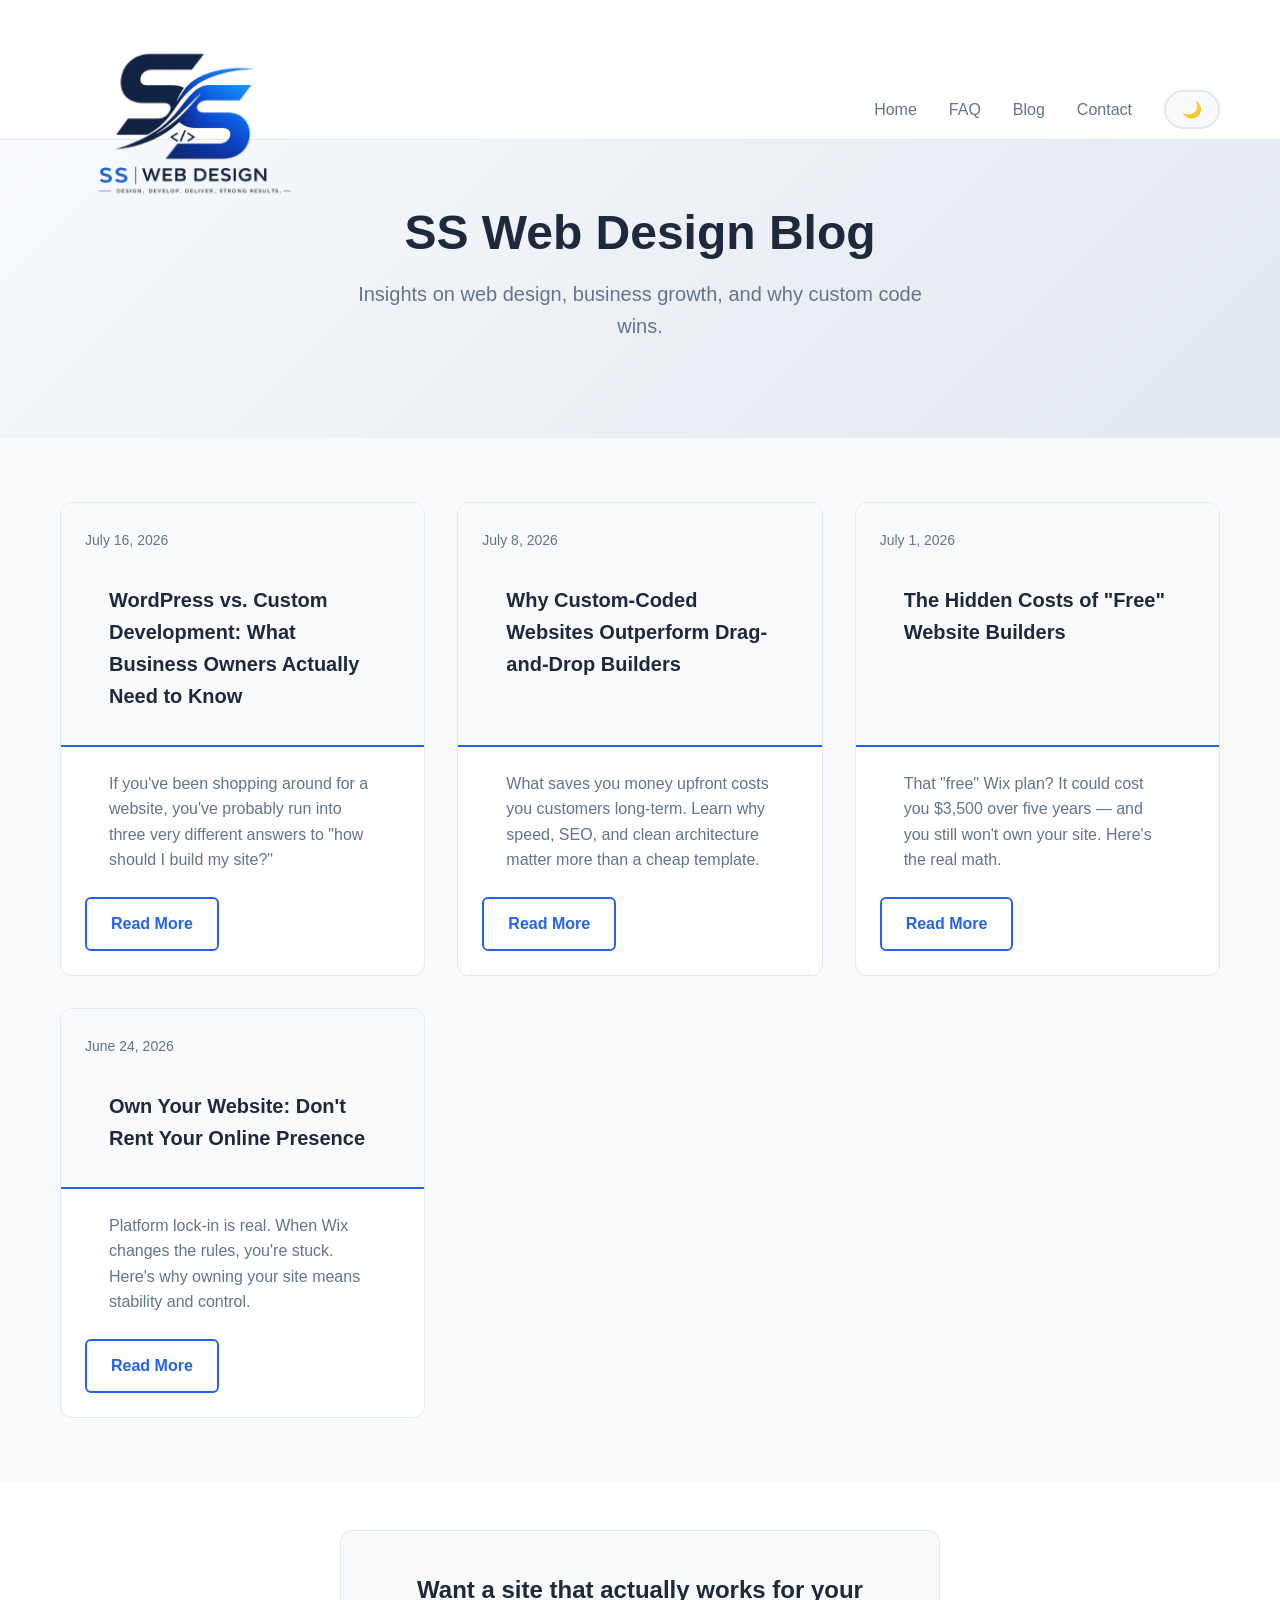
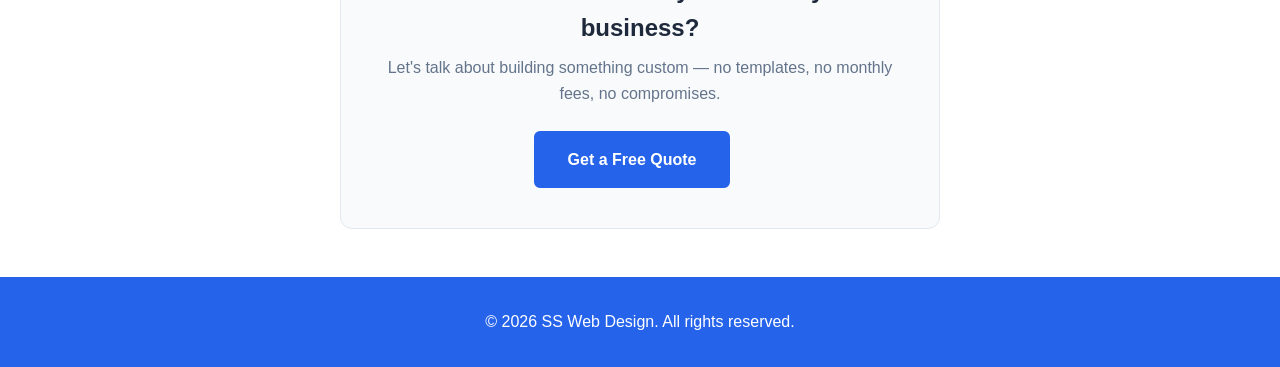
<file: post.html>
<!DOCTYPE html>
<html lang="en">
<head>
  <meta charset="UTF-8">
  <meta name="viewport" content="width=device-width, initial-scale=1.0">
  <title>Blog | SS Web Design</title>
  <link rel="stylesheet" href="styles.css">
</head>
<body>

  <!-- Navigation -->
  <nav class="navbar" aria-label="Main navigation">
    <div class="container">
      <a href="index.html" class="logo" aria-label="SS Web Design Home">
        <img src="assets/SSWebDesignLogoTransparent.png" alt="SS Web Design Logo" class="logo-img logo-light">
        <img src="assets/SSWebDesignLogo.png" alt="SS Web Design Logo" class="logo-img logo-dark">
        <span class="logo-text">SS Web Design</span>
      </a>
      <button class="hamburger" id="hamburger" aria-label="Toggle menu" aria-expanded="false" aria-controls="nav-links">
        <span class="bar"></span>
        <span class="bar"></span>
        <span class="bar"></span>
      </button>
      <ul class="nav-links" id="nav-links" role="menubar">
        <li role="none"><a href="index.html" role="menuitem">Home</a></li>
        <li role="none"><a href="faqs.html" role="menuitem">FAQ</a></li>
        <li role="none"><a href="blog.html" role="menuitem">Blog</a></li>
        <li role="none"><a href="index.html#contact" role="menuitem">Contact</a></li>
        <li role="none"><button class="theme-toggle" id="theme-toggle" aria-label="Toggle dark mode">🌙</button></li>
      </ul>
    </div>
  </nav>

  <!-- Hero (filled in by script below) -->
  <section class="hero" style="padding: 4rem 0;">
    <div class="container"><br/><br/>
      <h1 id="post-title"></h1>
      <p class="hero-subtitle" id="post-date"></p>
    </div>
  </section>

  <!-- Article Content (loaded from posts/<slug>.html) -->
  <section class="about" style="padding: 3rem 0;">
    <div class="container" style="max-width: 800px;">
      <article id="post-content" style="background: var(--bg-card); border: 1px solid var(--border); border-radius: 12px; padding: 2.5rem; line-height: 1.8; color: var(--text-secondary);">
        <p>Loading…</p>
      </article>
    </div>
  </section>

  <!-- Related Posts (rendered automatically) -->
  <section class="portfolio" style="padding: 3rem 0;">
    <div class="container">
      <h2 style="text-align: center; margin-bottom: 2rem;">More from the Blog</h2>
      <div class="portfolio-grid" id="related-grid"></div>
    </div>
  </section>

  <!-- Footer -->
  <footer class="footer">
    <div class="container">
      <p>&copy; 2026 SS Web Design. All rights reserved.</p>
    </div>
  </footer>

  <script src="posts.js"></script>
  <script>
    const slug = new URLSearchParams(window.location.search).get("slug");
    const post = BLOG_POSTS.find(p => p.slug === slug);

    if (!post) {
      // Unknown or missing slug — send them back to the blog index
      window.location.replace("blog.html");
    } else {
      document.title = post.title + " | SS Web Design Blog";
      document.getElementById("post-title").innerHTML = post.pageTitle || post.title;
      document.getElementById("post-date").textContent = post.date + " | SS Web Design";

      // Load the article fragment
      fetch("posts/" + post.slug + ".html")
        .then(res => {
          if (!res.ok) throw new Error("Post not found");
          return res.text();
        })
        .then(html => {
          document.getElementById("post-content").innerHTML = html;
        })
        .catch(() => {
          document.getElementById("post-content").innerHTML =
            "<p>Sorry, this post couldn't be loaded. <a href='blog.html' style='color: var(--primary);'>Back to the blog</a>.</p>";
        });

      // "More from the Blog" — the 2 newest other posts
      const related = BLOG_POSTS.filter(p => p.slug !== slug).slice(0, 2);
      document.getElementById("related-grid").innerHTML = related.map(p => `
        <div class="portfolio-item" style="padding: 1.5rem;">
          <span style="color: var(--text-secondary); font-size: 0.875rem;">${p.date}</span>
          <h3 style="margin-top: 0.5rem; font-size: 1.15rem; color: var(--text);">${p.title}</h3>
          <p style="color: var(--text-secondary); margin: 1rem 0;">${p.excerpt}</p>
          <a href="post.html?slug=${p.slug}" class="tag">Read More</a>
        </div>
      `).join("");
    }
  </script>
  <script src="script.js"></script>

</body>
</html>
</file>
<file: styles.css>
/* CSS Custom Properties for theming */
:root {
    /* Light mode - Original Blue/Gray */
    --primary: #2563eb;
    --primary-light: #3b82f6;
    --accent: #2563eb;
    --accent-hover: #1d4ed8;
    --bg: #ffffff;
    --bg-secondary: #f8fafc;
    --bg-card: #ffffff;
    --text: #1e293b;
    --text-secondary: #64748b;
    --text-light: #64748b;
    --border: #e2e8f0;
    --shadow: rgba(0,0,0,0.1);
    --success: #10b981;
    --gradient-start: #f8fafc;
    --gradient-end: #e2e8f0;
}

/* Dark mode */
[data-theme="dark"] {
    --primary: #60a5fa;
    --primary-light: #93c5fd;
    --accent: #3b82f6;
    --accent-hover: #2563eb;
    --bg: #0f172a;
    --bg-secondary: #1e293b;
    --bg-card: #1e293b;
    --text: #f1f5f9;
    --text-secondary: #cbd5e1;
    --text-light: #64748b;
    --border: #334155;
    --shadow: rgba(0,0,0,0.3);
    --success: #34d399;
    --gradient-start: #0f172a;
    --gradient-end: #1e293b;
}

.skip-link {
    position: absolute;
    top: -40px;
    left: 0;
    background: var(--primary);
    color: #fff;
    padding: 8px 16px;
    z-index: 101;
    text-decoration: none;
    border-radius: 0 0 4px 0;
    font-weight: 600;
}

.skip-link:focus {
    top: 0;
}

a:focus-visible,
button:focus-visible,
input:focus-visible,
textarea:focus-visible {
    outline: 3px solid var(--accent);
    outline-offset: 2px;
    border-radius: 4px;
}

a:focus,
button:focus,
input:focus,
select:focus,
textarea:focus {
    outline: none;
}

a:focus-visible,
button:focus-visible,
input:focus-visible,
select:focus-visible,
textarea:focus-visible {
    outline: 3px solid var(--accent);
    outline-offset: 2px;
}

/* Reset and Base */
* {
    margin: 0;
    padding: 0;
    box-sizing: border-box;
}

body {
    font-family: 'Inter', -apple-system, BlinkMacSystemFont, sans-serif;
    line-height: 1.6;
    color: var(--text);
    background: var(--bg);
    transition: background 0.3s, color 0.3s;
    padding-top: 80px; 
}

.container {
    max-width: 1200px;
    margin: 0 auto;
    padding: 0 20px;
}

/* Navigation */
.navbar {
    background: var(--bg);
    border-bottom: 1px solid var(--border);
    padding: 0.5rem 0;
    position: sticky;
    top: 0;
    left: 0;
    width: 100%;
    z-index: 100;
    transition: background 0.3s, border-color 0.3s;
    height: 60px;
    overflow: visible;
}

.navbar .container {
    display: flex;
    justify-content: space-between;
    align-items: center;
    height: 100%;
    position: relative;
}

.logo {
    position: relative;
    display: inline-flex;
    align-items: center;
    font-size: 1.5rem;
    font-weight: 700;
    color: var(--primary);
    text-decoration: none;
    height: 60px;
}

/* Hamburger button — hidden on desktop */
.hamburger {
    display: none;
    flex-direction: column;
    justify-content: space-around;
    width: 30px;
    height: 24px;
    background: transparent;
    border: none;
    cursor: pointer;
    padding: 0;
    z-index: 102;
}

.hamburger .bar {
    width: 100%;
    height: 3px;
    background-color: var(--text);
    border-radius: 2px;
    transition: all 0.3s ease;
}

/* Base styles for both logo images */
.logo-img {
    height: 250px; 
    width: auto;
    position: absolute;
    top: -80px;
    left: 0;
    z-index: 101;
    display: block;
    transition: height 0.3s ease, top 0.3s ease;
    pointer-events: auto;
}

/* Light mode: show transparent, hide solid */
.logo-light {
    display: block;
}

.logo-dark {
    display: none;
}

/* Dark mode: show solid, hide transparent */
[data-theme="dark"] .logo-light {
    display: none !important;
}

[data-theme="dark"] .logo-dark {
    display: block !important;
}

/* Dark mode: circle around the solid logo */
[data-theme="dark"] .logo-dark {
    display: block !important;
    border-radius: 50%;
    object-fit: cover;
    aspect-ratio: 1 / 1;
    background: var(--bg-card);
    padding: 5px;
    box-shadow: 0 4px 15px var(--shadow);
    height: 250px;
    width: 250px; 
    position: absolute;
    top: -75px;
    left: 0;
}

[data-theme="dark"] .hero {
    padding-top: 8rem;
}

.logo-text {
    display: none;
}

.nav-links {
    display: flex;
    list-style: none;
    gap: 2rem;
    align-items: center;
}

.nav-links a {
    text-decoration: none;
    color: var(--text-secondary);
    font-weight: 500;
    transition: color 0.2s;
}

.nav-links a:hover {
    color: var(--accent);
}

/* Dark Mode Toggle */
.theme-toggle {
    background: var(--bg-secondary);
    border: 2px solid var(--border);
    border-radius: 50px;
    padding: 0.5rem 1rem;
    cursor: pointer;
    font-size: 1rem;
    color: var(--text);
    transition: all 0.3s;
}

.theme-toggle:hover {
    border-color: var(--accent);
}

/* Hero */
.hero {
    background: linear-gradient(135deg, var(--gradient-start) 0%, var(--gradient-end) 100%);
    padding: 5rem 0;
    text-align: center;
    transition: background 0.3s;
}

.hero h1 {
    font-size: 3rem;
    font-weight: 700;
    color: var(--text);
    margin-bottom: 1rem;
    line-height: 1.2;
}

.hero-subtitle {
    font-size: 1.25rem;
    color: var(--text-secondary);
    max-width: 600px;
    margin: 0 auto 2rem;
}

.btn-primary {
    display: inline-block;
    background: var(--primary);
    color: #fff;
    padding: 0.875rem 2rem;
    border-radius: 6px;
    text-decoration: none;
    font-weight: 600;
    margin-right: 1rem;
    border: 2px solid var(--primary);
    transition: all 0.2s;
    text-align: center;
}

.btn-primary:hover {
    background: var(--primary-light);
    border-color: var(--primary-light);
}

.btn-secondary {
    display: inline-block;
    background: transparent;
    color: var(--primary);
    padding: 0.875rem 2rem;
    border-radius: 6px;
    text-decoration: none;
    font-weight: 600;
    border: 2px solid var(--primary);
    transition: all 0.2s;
}

.btn-secondary:hover {
    background: var(--primary);
    color: #fff;
}

.btn-outline {
    display: inline-block;
    background: transparent;
    color: var(--primary);
    padding: 0.75rem 1.5rem;
    border-radius: 6px;
    text-decoration: none;
    font-weight: 600;
    border: 2px solid var(--primary);
    transition: all 0.2s;
}

.btn-outline:hover {
    background: var(--primary);
    color: #fff;
}

/* Services */
.services {
    padding: 4rem 0;
    background: var(--bg);
}

.services h2 {
    text-align: center;
    font-size: 2.25rem;
    margin-bottom: 3rem;
    color: var(--text);
}

.services-grid {
    display: grid;
   grid-template-columns: repeat(3, 1fr);
    gap: 0;
    margin-bottom: 2rem;
    align-items: stretch;
}

.service-card {
    border: none;
    border-radius: 0;
    padding: 2rem 2.5rem;
    position: relative;
    transition: box-shadow 0.2s;
    background: var(--bg-card);
    display: flex;
    flex-direction: column;
}

/* Vertical dividers between cards */
.service-card:nth-child(1),
.service-card:nth-child(2) {
    border-right: none !important;
}

.service-card:nth-child(2)::before,
.service-card:nth-child(3)::before {
    content: '';
    position: absolute;
    left: 0;
    top: 10%;
    height: 80%;
    width: 2px;
    background: var(--primary);
    z-index: 2;
}

.service-card .btn-outline,
.service-card .btn-primary {
    margin-top: auto;
}

.service-card:hover {
    box-shadow: 0 10px 25px var(--shadow);
}

.service-card.featured {
    z-index: 1;
}

.badge {
    position: absolute;
    top: -12px;
    left: 50%;
    transform: translateX(-50%);
    background: var(--accent);
    color: #fff;
    padding: 0.25rem 1rem;
    border-radius: 20px;
    font-size: 0.875rem;
    font-weight: 600;
}

.service-card h3 {
    font-size: 1.5rem;
    margin-bottom: 0.5rem;
    color: var(--text);
}

.price {
    font-size: 2rem;
    font-weight: 700;
    color: var(--accent);
    margin-bottom: 1rem;
}

.service-card ul {
    list-style: none;
    margin: 1.5rem 0;
}

.service-card ul li {
    padding: 0.5rem 0;
    border-bottom: 1px solid var(--border);
    color: var(--text-secondary);
}

.service-card ul li:before {
    content: "✓ ";
    color: var(--accent);
    font-weight: 600;
}

.maintenance-note {
    text-align: center;
    background: var(--bg-secondary);
    padding: 1.5rem;
    border-radius: 8px;
    margin-top: 2rem;
    color: var(--text-secondary);
    border: 1px solid var(--border);
}

.addons {
    padding: 4rem 0;
    background: var(--bg-secondary);
}

.addons h2 {
    text-align: center;
    font-size: 2.25rem;
    margin-bottom: 0.5rem;
    color: var(--text);
}

.addons-intro {
    text-align: center;
    color: var(--text-secondary);
    margin-bottom: 3rem;
    font-size: 1.05rem;
}

.addons-grid {
    display: grid;
    grid-template-columns: repeat(auto-fit, minmax(250px, 1fr));
    gap: 1.5rem;
}

.addon-card {
    background: var(--bg-card);
    border: 1px solid var(--border);
    border-radius: 12px;
    padding: 1.5rem;
    text-align: center;
    transition: box-shadow 0.2s, transform 0.2s;
    display: flex;
    flex-direction: column;
    align-items: center;
}

.addon-card:hover {
    box-shadow: 0 8px 20px var(--shadow);
    transform: translateY(-3px);
}

.addon-card h3 {
    font-size: 1.15rem;
    margin-bottom: 0.5rem;
    color: var(--text);
}

.addon-price {
    font-size: 1.75rem;
    font-weight: 700;
    color: var(--accent);
    margin-bottom: 0.75rem;
}

.addon-card p {
    color: var(--text-secondary);
    font-size: 0.95rem;
    margin-bottom: 1.25rem;
    line-height: 1.5;
    flex-grow: 1;
}

.addon-card .btn-outline {
    padding: 0.5rem 1.25rem;
    font-size: 0.875rem;
    margin-top: auto;
}


/* Portfolio */
.portfolio {
    padding: 4rem 0;
    background: var(--bg-secondary);
}

.portfolio h2 {
    text-align: center;
    font-size: 2.25rem;
    margin-bottom: 3rem;
    color: var(--text);
}

.portfolio-grid {
    display: grid;
    grid-template-columns: repeat(auto-fit, minmax(300px, 1fr));
    gap: 2rem;
}

.portfolio-item {
    background: var(--bg-card);
    border-radius: 12px;
    overflow: hidden;
    transition: transform 0.2s;
    border: 1px solid var(--border);
}

.portfolio-item:hover {
    transform: translateY(-5px);
}

/* NEW: Wrapper controls image width */
.portfolio-image-wrapper {
    width: 100%;
    display: flex;
    justify-content: center;
}

.portfolio-image-wrapper a {
    display: block;
    width: 100%;
    text-decoration: none;
}

.portfolio-image {
    width: 100%;
    height: 180px;
    object-position: top;
    border-radius: 8px;
    display: block;
}

/* Placeholder style for demo sites */
.portfolio-image.placeholder {
    width: 75%;
    max-width: 260px;
    height: 180px;
    background: var(--bg-secondary);
    display: flex;
    align-items: center;
    justify-content: center;
    color: var(--text-secondary);
    font-weight: 600;
    border-radius: 8px;
    margin: 0 auto;
}

.portfolio-item h3 {
    padding: 1.5rem 1.5rem 0.5rem;
    font-size: 1.25rem;
    color: var(--text);
}

.portfolio-item p {
    padding: 0 1.5rem;
    color: var(--text-secondary);
    margin-bottom: 1rem;
}

.portfolio-package-title {
    text-align: center;
    font-size: 1rem;
    font-weight: 600;
    color: var(--accent);
    margin-bottom: 0.75rem;
    text-transform: uppercase;
    letter-spacing: 0.5px;
}

.tag {
    display: inline-block;
    text-decoration: none;
    background: var(--bg-secondary);
    color: var(--primary);
    padding: 0.25rem 0.75rem;
    border-radius: 20px;
    font-size: 0.875rem;
    font-weight: 500;
    margin: 0 1.5rem 1.5rem;
    border: 1px solid var(--border);
}

.portfolio-note {
    text-align: center;
    margin-top: 2rem;
    color: var(--text-secondary);
    font-style: italic;
}

/* About */
.about {
    padding: 4rem 0;
    background: var(--bg);
}

.about h2 {
    font-size: 2.25rem;
    margin-bottom: 1.5rem;
    color: var(--text);
}

.about-content {
    display: grid;
    grid-template-columns: 1fr 2fr 1fr;
    gap: 2rem;
    align-items: start;
}

.about-image img {
    width: 100%;
    max-width: 250px;
    border-radius: 50%;
    aspect-ratio: 1 / 1;
    object-fit: cover;
    box-shadow: 0 4px 15px var(--shadow);
}

.about-text {
    max-width: 700px;
    margin: 0 auto;      /* centers the block on the page */
    text-align: center;  /* centers the text inside */
}

.about-text p {
    color: var(--text-secondary);
    font-size: 1.05rem;
    margin-bottom: 1rem;
}

.about-skills h3 {
    font-size: 1.25rem;
    margin-bottom: 1rem;
    color: var(--text);
}

.skill-tags {
    display: flex;
    flex-wrap: wrap;
    gap: 0.5rem;
}

.skill-tags span {
    background: var(--bg-secondary);
    color: var(--text-secondary);
    padding: 0.5rem 1rem;
    border-radius: 20px;
    font-size: 0.875rem;
    font-weight: 500;
    border: 1px solid var(--border);
    transition: all 0.2s;
}

.skill-tags span:hover {
    background: var(--primary);
    color: #fff;
    border-color: var(--primary);
}

/* Testimonials */
.testimonials {
    padding: 4rem 0;
    background: var(--bg-secondary);
    display: none;
}

.testimonials h2 {
    text-align: center;
    font-size: 2.25rem;
    margin-bottom: 3rem;
    color: var(--text);
}

.testimonial-grid {
    display: grid;
    grid-template-columns: repeat(auto-fit, minmax(300px, 1fr));
    gap: 2rem;
}

.testimonial-card {
    background: var(--bg-card);
    padding: 2rem;
    border-radius: 12px;
    border-left: 4px solid var(--accent);
}

.testimonial-card p {
    font-style: italic;
    color: var(--text-secondary);
    margin-bottom: 1.5rem;
    font-size: 1.05rem;
}

.client-name {
    font-weight: 600;
    color: var(--text);
}

.client-business {
    color: var(--text-secondary);
    font-size: 0.875rem;
}

.placeholder-card {
    border-left-color: var(--border);
    background: var(--bg-secondary);
}

/* Contact */
.contact {
    padding: 4rem 0;
    background: var(--bg);
}

.contact h2 {
    text-align: center;
    font-size: 2.25rem;
    margin-bottom: 1rem;
    color: var(--text);
}

.contact-intro {
    text-align: center;
    color: var(--text-secondary);
    margin-bottom: 3rem;
}

.contact-grid {
    display: grid;
    grid-template-columns: 1fr 1fr;
    gap: 3rem;
}

.popup-overlay {
    position: fixed;
    top: 0;
    left: 0;
    width: 100%;
    height: 100%;
    background: rgba(0,0,0,0.5);
    display: flex;
    justify-content: center;
    align-items: center;
    z-index: 1000;
}

.popup-box {
    background: var(--bg-card);
    padding: 2rem;
    border-radius: 12px;
    text-align: center;
    max-width: 400px;
    box-shadow: 0 10px 25px var(--shadow);
    border: 1px solid var(--border);
}

.popup-box h3 {
    color: var(--accent);
    margin-bottom: 0.5rem;
}

.popup-box p {
    color: var(--text-secondary);
    margin-bottom: 1.5rem;
}

.info-item {
    margin-bottom: 2rem;
}

.info-item h4 {
    color: var(--accent);
    margin-bottom: 0.5rem;
    font-size: 1rem;
}

.info-item p {
    color: var(--text-secondary);
}

.contact-form {
    background: var(--bg-secondary);
    padding: 2rem;
    border-radius: 12px;
    border: 1px solid var(--border);
}

.form-group {
    margin-bottom: 1.5rem;
}

.form-group label {
    display: block;
    margin-bottom: 0.5rem;
    color: var(--text);
    font-weight: 500;
}

.form-help {
    display: block;
    margin-top: 0.25rem;
    color: var(--text-secondary);
    font-size: 0.875rem;
}

.form-group input,
.form-group select,
.form-group textarea {
    width: 100%;
    padding: 0.75rem;
    border: 2px solid var(--border);
    border-radius: 6px;
    font-family: inherit;
    font-size: 1rem;
    transition: border-color 0.2s;
    background: var(--bg-card);
    color: var(--text);
}

.form-group input:focus,
.form-group select:focus,
.form-group textarea:focus {
    outline: none;
    border-color: var(--accent);
}

/* Footer */
.footer {
    background: var(--primary);
    color: #ffffff;
    text-align: center;
    padding: 2rem 0;
}

/* ============================================
   PORTFOLIO SHOWCASE — Actor Site Example
   ============================================ */

.portfolio-showcase {
  max-width: 800px;
  margin: 2rem auto 0;
}

.portfolio-card {
  display: block;
  background: var(--surface, #1a1a1a);
  border: 1px solid var(--border, #262626);
  border-radius: 12px;
  overflow: hidden;
  text-decoration: none;
  color: inherit;
  transition: all 0.3s ease;
}

.portfolio-card:hover {
  transform: translateY(-4px);
  box-shadow: 0 12px 32px rgba(0,0,0,0.3);
  border-color: var(--accent, #c9a96e);
}

.portfolio-thumb {
  width: 100%;
  aspect-ratio: 16/9;
  background: #111;
  overflow: hidden;
}

.portfolio-thumb img {
  width: 100%;
  height: 100%;
  object-fit: cover;
  display: block;
  transition: transform 0.4s ease;
}

.portfolio-card:hover .portfolio-thumb img {
  transform: scale(1.03);
}

.portfolio-info {
  padding: 1.5rem 2rem 2rem;
}

.portfolio-info h3 {
  font-family: 'Playfair Display', serif;
  font-size: 1.35rem;
  margin-bottom: 0.75rem;
  color: var(--text, #f5f5f5);
}

.portfolio-features {
  list-style: none;
  padding: 0;
  margin: 0 0 1.25rem;
  display: grid;
  grid-template-columns: 1fr 1fr;
  gap: 0.4rem 1.5rem;
}

.portfolio-features li {
  font-size: 0.9rem;
  color: var(--text-muted, #a3a3a3);
  position: relative;
  padding-left: 1rem;
}

.portfolio-features li::before {
  content: "✓";
  position: absolute;
  left: 0;
  color: var(--accent, #c9a96e);
  font-weight: 700;
}

.portfolio-link {
  display: inline-block;
  font-weight: 600;
  font-size: 0.9rem;
  color: var(--accent, #c9a96e);
  letter-spacing: 0.5px;
}

.portfolio-card:hover .portfolio-link {
  text-decoration: underline;
}

@media (max-width: 600px) {
  .portfolio-features {
    grid-template-columns: 1fr;
  }
  .portfolio-info {
    padding: 1.25rem;
  }
}

/* Mobile */
@media (max-width: 768px) {
    .hamburger {
        display: flex;
    }
    
    .nav-links {
        display: none;
        flex-direction: column;
        position: absolute;
        top: 60px;
        right: 0;
        width: 150px;
        background: var(--bg);
        border: 1px solid var(--border);
        border-radius: 8px;
        box-shadow: 0 4px 15px var(--shadow);
        padding: 0.5rem 0;
        gap: 0;
        z-index: 99;
    }
    
    .nav-links.active {
        display: flex;
    }
    
    .nav-links li {
        text-align: left;
        padding: 0.5rem 1rem;
    }
    
    .nav-links a,
    .nav-links .theme-toggle {
        font-size: 1.1rem;
    }
    
    .hero h1 {
        font-size: 2rem;
    }
    
    .about-content,
    .contact-grid {
        grid-template-columns: 1fr;
    }

    .about-image {
        text-align: center;
        margin-bottom: 1rem;
    }

    .about-image img {
        max-width: 200px;        
    }
    
    .services-grid {
        grid-template-columns: 1fr;
    }
    
    .service-card.featured {
        transform: none;
    }

    /* Remove vertical dividers on mobile, add horizontal instead */
    .service-card:nth-child(1),
    .service-card:nth-child(2) {
        border-right: none !important;
        border-bottom: 2px solid var(--primary);
    }

    .service-card {
        border-radius: 12px;
    }
    
    .theme-toggle {
        padding: 0.4rem 0.75rem;
        font-size: 0.875rem;
    }
    
    .addons-grid {
        grid-template-columns: 1fr;
    }
}

/* ==========================================================
   Additions for actors.html — appended, nothing above changed
   ========================================================== */

/* Link inside the About Scott "also a working actor" line */
.about-note a {
    color: var(--accent);
    font-weight: 600;
    text-decoration: underline;
}

.about-note a:hover {
    color: var(--accent-hover);
}

/* Single centered card for the one-package actors.html services grid */
.actor-package-grid {
    grid-template-columns: 1fr;
    max-width: 480px;
    margin: 0 auto;
}

/* Reset the 3-card divider rules so they don't apply to the single card */
.actor-package-grid .service-card:nth-child(1),
.actor-package-grid .service-card:nth-child(2) {
    border-bottom: none !important;
}

.actor-package-grid .service-card::before {
    content: none;
}

/* FAQ accordion (native <details>/<summary>, styled to match the site) */
.faq-item {
    border-bottom: 1px solid var(--border);
    padding: 1.25rem 0;
}

.faq-item summary {
    cursor: pointer;
    font-weight: 600;
    font-size: 1.05rem;
    color: var(--text);
    list-style: none;
}

.faq-item summary::-webkit-details-marker {
    display: none;
}

.faq-item summary::before {
    content: "+ ";
    color: var(--accent);
    font-weight: 700;
}

.faq-item[open] summary::before {
    content: "– ";
}

.faq-item p {
    margin-top: 0.75rem;
    color: var(--text-secondary);
    padding-left: 1.25rem;
}

.faq-item p a {
    color: var(--accent);
    font-weight: 500;
}
</file>
